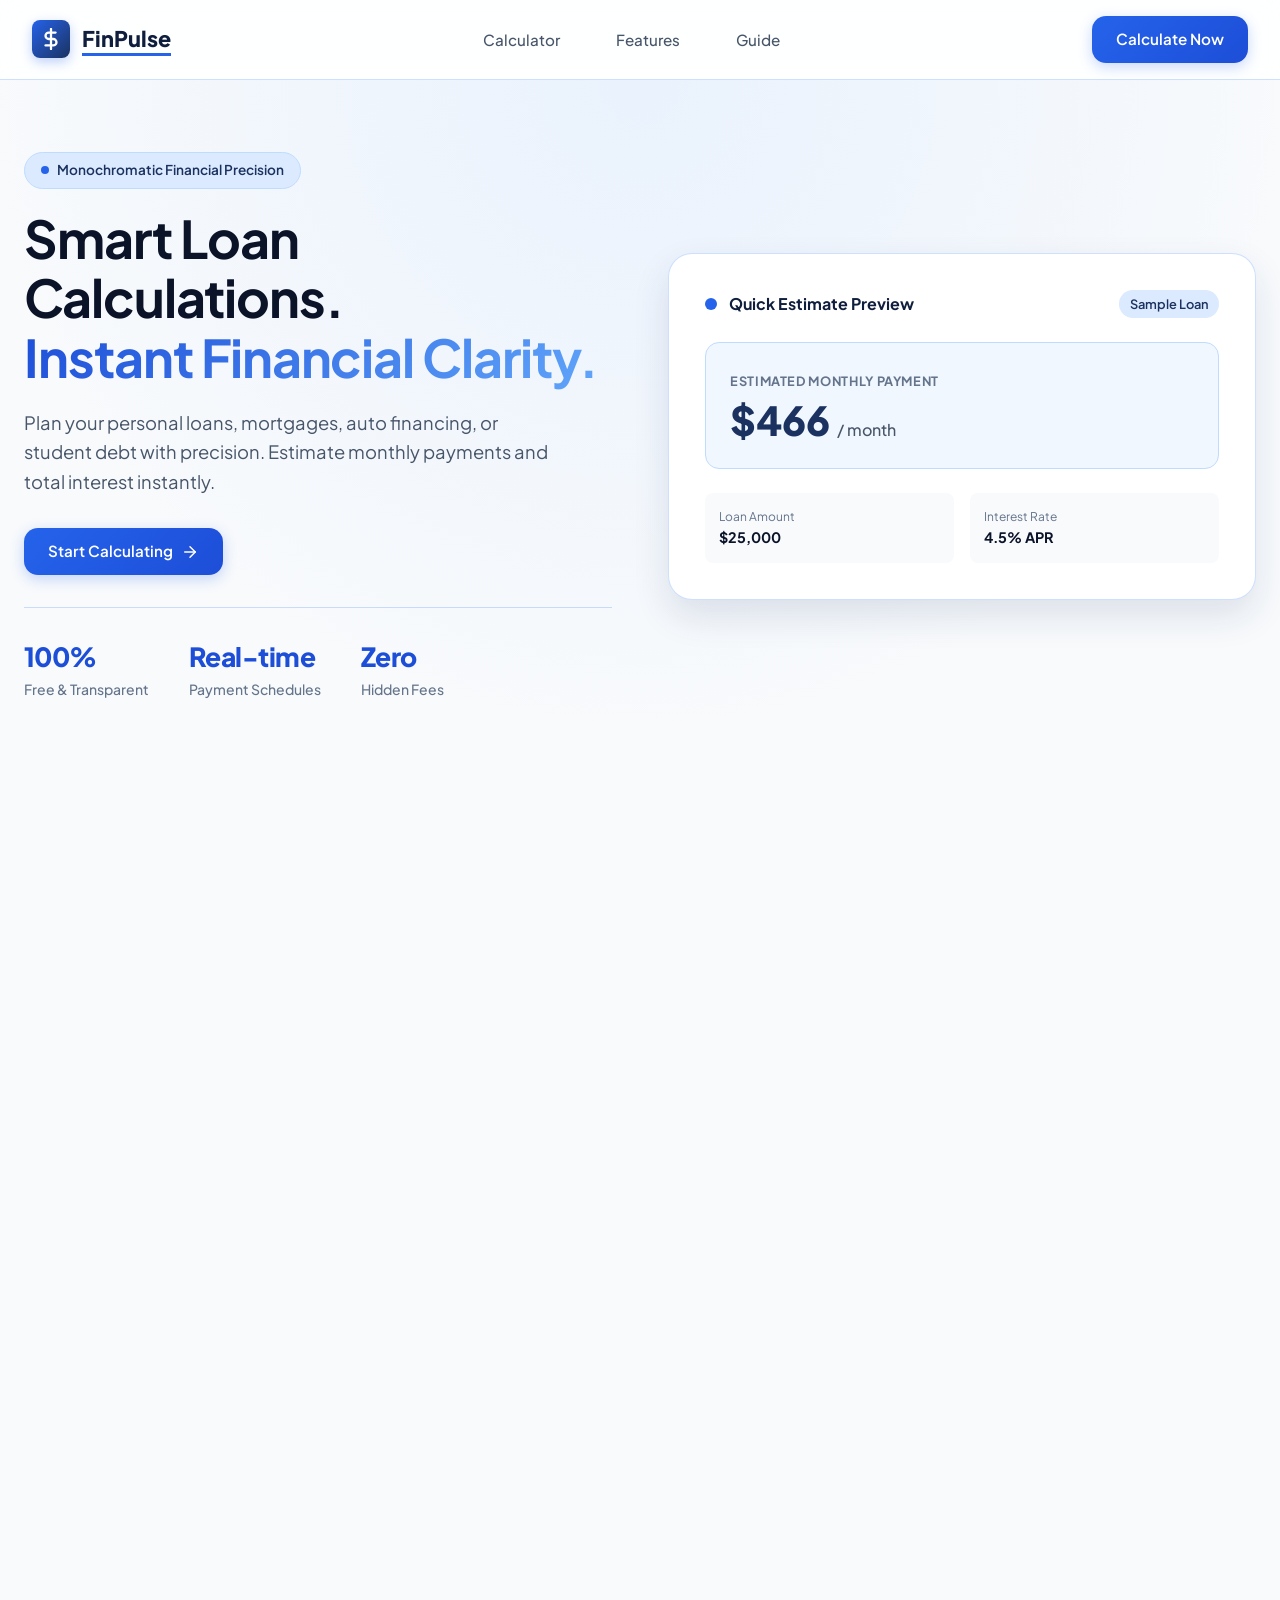
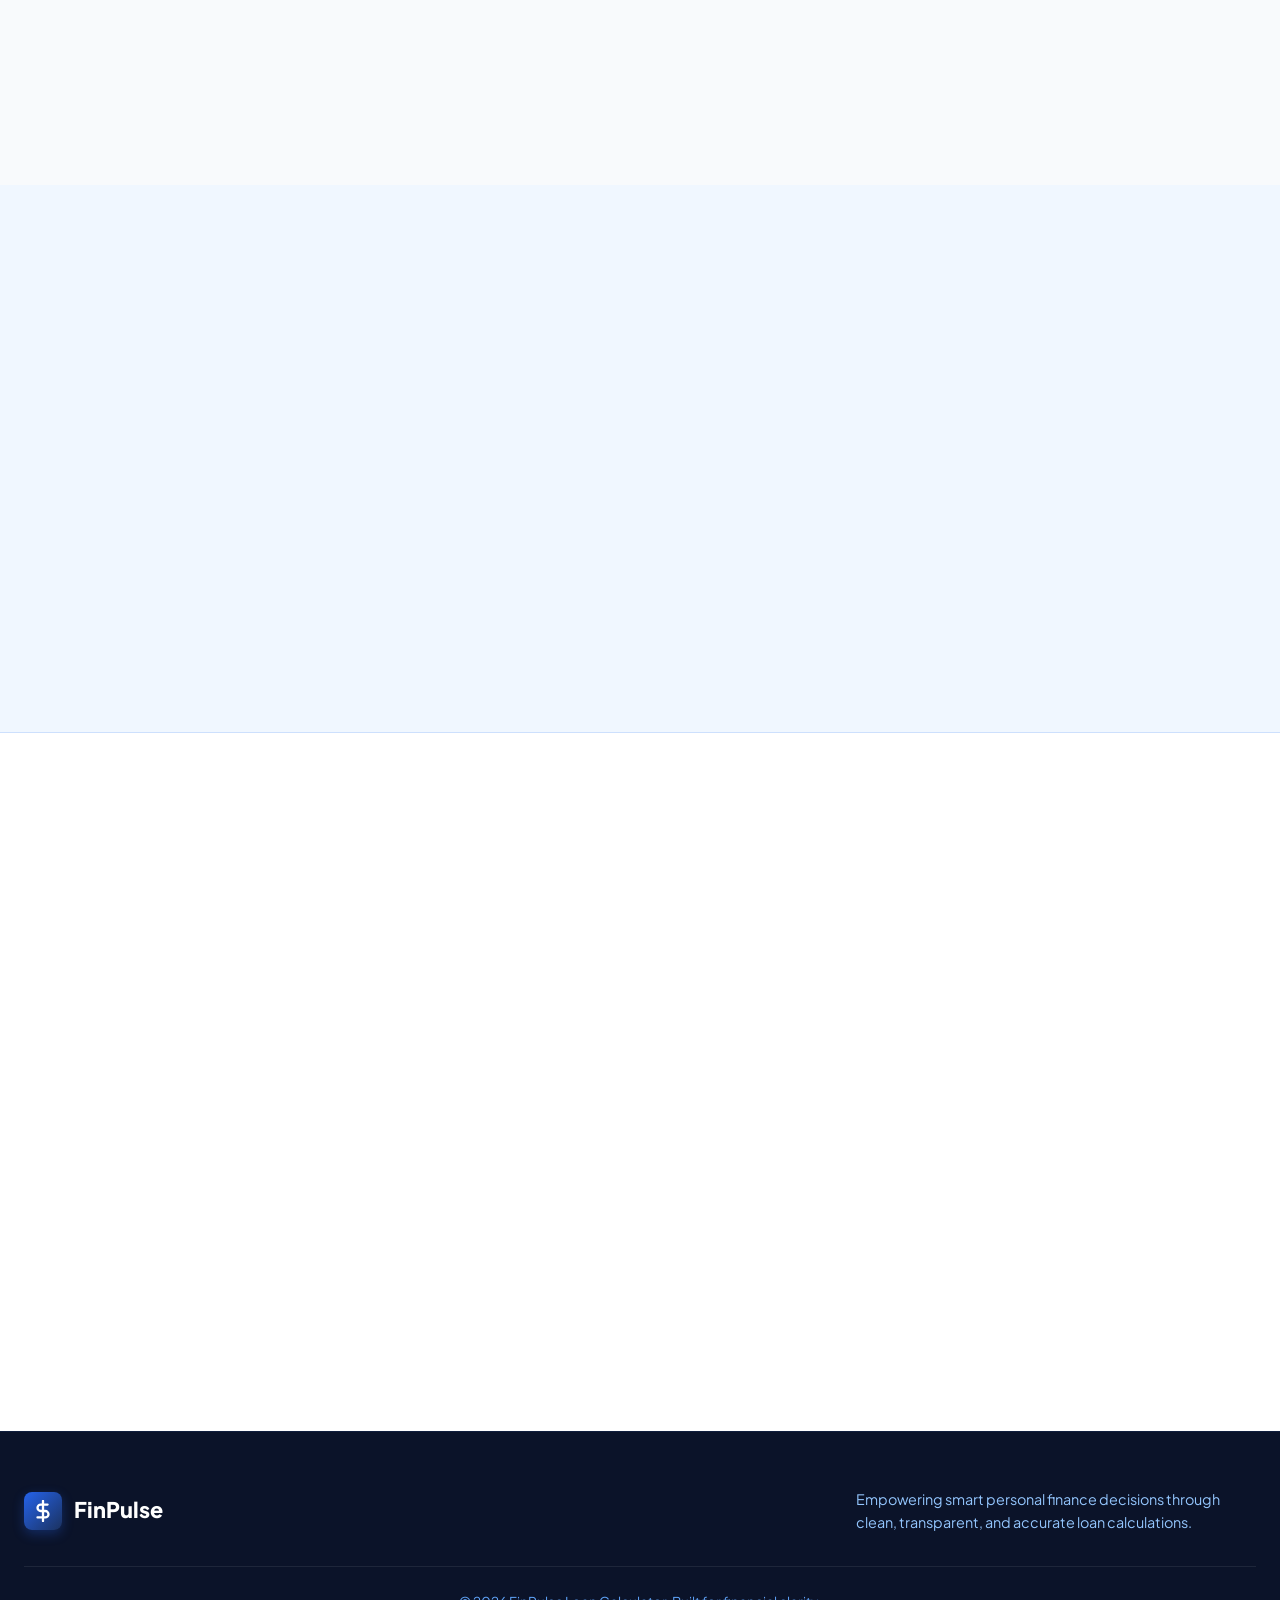
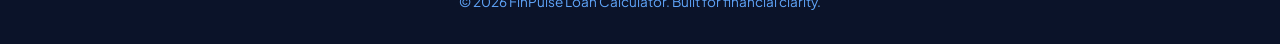
<file: index.html>
<!DOCTYPE html>
<html lang="en">
<head>
  <meta charset="UTF-8">
  <meta name="viewport" content="width=device-width, initial-scale=1.0">
  <meta name="description" content="FinPulse Loan Calculator - Calculate monthly payments, interest rates, and loan payoff schedules with instant financial clarity.">
  <title>FinPulse | Modern Financial Loan Calculator</title>
  <link rel="stylesheet" href="css/styles.css">
</head>
<body>

  <!-- Navigation Bar -->
  <header class="navbar">
    <div class="nav-container">
      <a href="#" class="brand-logo active">
        <div class="logo-icon">
          <svg width="22" height="22" viewBox="0 0 24 24" fill="none" stroke="currentColor" stroke-width="2.5" stroke-linecap="round" stroke-linejoin="round">
            <line x1="12" y1="1" x2="12" y2="23"></line>
            <path d="M17 5H9.5a3.5 3.5 0 0 0 0 7h5a3.5 3.5 0 0 1 0 7H6"></path>
          </svg>
        </div>
        <span class="brand-text">FinPulse</span>
      </a>
      <nav>
        <ul class="nav-links">
          <li><a href="#calculator">Calculator</a></li>
          <li><a href="#features">Features</a></li>
          <li><a href="#guide">Guide</a></li>
        </ul>
      </nav>
      <a href="#calculator" class="btn-primary">
        Calculate Now
      </a>
    </div>
  </header>

  <main>
    <!-- Hero Section -->
    <section id="hero" class="hero">
      <div class="hero-container">
        <div class="hero-content reveal-on-scroll initial-load">
          <div class="hero-tag">
            <span></span> Monochromatic Financial Precision
          </div>
          <h1 class="hero-title">
            Smart Loan Calculations. <br>
            <span class="text-gradient">Instant Financial Clarity.</span>
          </h1>
          <p class="hero-subtitle">
            Plan your personal loans, mortgages, auto financing, or student debt with precision. Estimate monthly payments and total interest instantly.
          </p>
          <div class="hero-actions">
            <a href="#calculator" class="btn-primary">
              Start Calculating
              <svg width="18" height="18" viewBox="0 0 24 24" fill="none" stroke="currentColor" stroke-width="2" stroke-linecap="round" stroke-linejoin="round">
                <line x1="5" y1="12" x2="19" y2="12"></line>
                <polyline points="12 5 19 12 12 19"></polyline>
              </svg>
            </a>
          </div>
          <div class="hero-stats">
            <div class="stat-item">
              <h4>100%</h4>
              <p>Free & Transparent</p>
            </div>
            <div class="stat-item">
              <h4>Real-time</h4>
              <p>Payment Schedules</p>
            </div>
            <div class="stat-item">
              <h4>Zero</h4>
              <p>Hidden Fees</p>
            </div>
          </div>
        </div>

        <!-- Hero Preview Banner / Visual Card -->
        <div class="hero-card-preview reveal-scale initial-load delay-200">
          <div class="preview-header-row">
            <div class="preview-title-group">
              <div class="preview-dot"></div>
              <span class="preview-title-text">Quick Estimate Preview</span>
            </div>
            <span class="preview-chip">Sample Loan</span>
          </div>

          <div class="preview-amount-card">
            <span class="preview-amount-label">Estimated Monthly Payment</span>
            <div class="preview-amount-val">
              $466 <span class="preview-amount-subtext">/ month</span>
            </div>
          </div>

          <div class="preview-stats-grid">
            <div class="preview-stat-item">
              <small class="preview-stat-label">Loan Amount</small>
              <strong class="preview-stat-val">$25,000</strong>
            </div>
            <div class="preview-stat-item">
              <small class="preview-stat-label">Interest Rate</small>
              <strong class="preview-stat-val">4.5% APR</strong>
            </div>
          </div>
        </div>
      </div>
    </section>

    <!-- Main Calculator Section -->
    <section id="calculator" class="calculator-section">
      <div class="section-container">
        <div class="section-header reveal-on-scroll">
          <h2>Interactive Loan Calculator</h2>
          <p>Adjust the sliders or type directly to see your customized payment breakdown instantly.</p>
        </div>

        <div class="calculator-card reveal-scale delay-100">
          <!-- Form Inputs Column -->
          <div class="calculator-inputs">
            
            <!-- Category Tabs -->
            <div class="loan-type-tabs">
              <div class="tab-indicator"></div>
              <button type="button" class="tab-btn active" data-type="personal">Personal</button>
              <button type="button" class="tab-btn" data-type="mortgage">Mortgage</button>
              <button type="button" class="tab-btn" data-type="auto">Auto</button>
              <button type="button" class="tab-btn" data-type="student">Student</button>
              <button type="button" class="tab-btn" data-type="credit">Credit Card</button>
            </div>

            <!-- Input 1: Loan Amount / Home Price / Vehicle Price -->
            <div class="form-group">
              <div class="form-label-row">
                <label for="loanAmount" class="form-label">
                  <span id="loanAmountLabel">Loan Amount</span>
                  <span class="tooltip-icon" tabindex="0" aria-label="Explanation of Loan Amount">
                    <svg width="16" height="16" viewBox="0 0 24 24" fill="none" stroke="currentColor" stroke-width="2" stroke-linecap="round" stroke-linejoin="round">
                      <circle cx="12" cy="12" r="10"></circle>
                      <line x1="12" y1="16" x2="12" y2="12"></line>
                      <line x1="12" y1="8" x2="12.01" y2="8"></line>
                    </svg>
                    <span class="tooltip-box">The total borrowed principal amount before interest or lender fees are applied.</span>
                  </span>
                </label>
                <div class="input-number-wrapper">
                  <span class="input-prefix">$</span>
                  <input type="number" id="loanAmount" class="form-input has-prefix" value="15000" min="1000" max="50000" step="500">
                </div>
              </div>
              <div class="slider-container">
                <input type="range" id="loanAmountSlider" class="range-slider" value="15000" min="1000" max="50000" step="500">
                <div class="slider-limits" id="loanAmountLimits">
                  <span>$1,000</span>
                  <span>$50,000</span>
                </div>
              </div>
              <div class="presets-group" id="presetChipsContainer">
                <!-- Dynamically populated per tab -->
              </div>
            </div>

            <!-- Input 1.5: Down Payment (Mortgage & Auto) -->
            <div class="form-group" id="downPaymentGroup" style="display: none;">
              <div class="form-label-row">
                <label for="downPayment" class="form-label">
                  <span id="downPaymentLabel">Down Payment</span>
                  <span class="tooltip-icon" tabindex="0" aria-label="Explanation of Down Payment">
                    <svg width="16" height="16" viewBox="0 0 24 24" fill="none" stroke="currentColor" stroke-width="2" stroke-linecap="round" stroke-linejoin="round">
                      <circle cx="12" cy="12" r="10"></circle>
                      <line x1="12" y1="16" x2="12" y2="12"></line>
                      <line x1="12" y1="8" x2="12.01" y2="8"></line>
                    </svg>
                    <span class="tooltip-box">Upfront cash paid to reduce your net loan principal and lower monthly interest charges.</span>
                  </span>
                </label>
                <div class="input-number-wrapper">
                  <span class="input-prefix">$</span>
                  <input type="number" id="downPayment" class="form-input has-prefix" value="0" min="0" max="500000" step="1000">
                </div>
              </div>
              <div class="slider-container">
                <input type="range" id="downPaymentSlider" class="range-slider" value="0" min="0" max="500000" step="1000">
                <div class="slider-limits" id="downPaymentLimits">
                  <span>$0</span>
                  <span>$500,000</span>
                </div>
              </div>
              <div class="net-loan-note" id="netLoanNote">
                Net Financing Principal: <strong id="netLoanAmountText" class="net-loan-amount-text">$0</strong>
                <span class="tooltip-icon" tabindex="0" aria-label="Explanation of Net Principal">
                  <svg width="16" height="16" viewBox="0 0 24 24" fill="none" stroke="currentColor" stroke-width="2" stroke-linecap="round" stroke-linejoin="round">
                    <circle cx="12" cy="12" r="10"></circle>
                    <line x1="12" y1="16" x2="12" y2="12"></line>
                    <line x1="12" y1="8" x2="12.01" y2="8"></line>
                  </svg>
                  <span class="tooltip-box">Total purchase price minus down payment. This is the actual amount generating interest.</span>
                </span>
              </div>
            </div>

            <!-- Input 2: Interest Rate -->
            <div class="form-group">
              <div class="form-label-row">
                <label for="interestRate" class="form-label">
                  Interest Rate (APR)
                  <span class="tooltip-icon" tabindex="0" aria-label="Explanation of Interest Rate">
                    <svg width="16" height="16" viewBox="0 0 24 24" fill="none" stroke="currentColor" stroke-width="2" stroke-linecap="round" stroke-linejoin="round">
                      <circle cx="12" cy="12" r="10"></circle>
                      <line x1="12" y1="16" x2="12" y2="12"></line>
                      <line x1="12" y1="8" x2="12.01" y2="8"></line>
                    </svg>
                    <span class="tooltip-box">The annual percentage rate charged by the lender for borrowing money over your loan term.</span>
                  </span>
                </label>
                <div class="input-number-wrapper">
                  <input type="number" id="interestRate" class="form-input has-suffix" value="7.5" min="3.0" max="36.0" step="0.1">
                  <span class="input-suffix">%</span>
                </div>
              </div>
              <div class="slider-container">
                <input type="range" id="interestRateSlider" class="range-slider" value="7.5" min="3.0" max="36.0" step="0.1">
                <div class="slider-limits" id="interestRateLimits">
                  <span>3.0%</span>
                  <span>36.0%</span>
                </div>
              </div>
            </div>

            <!-- Input 3: Loan Term -->
            <div class="form-group">
              <div class="form-label-row">
                <label for="loanTerm" class="form-label">
                  Loan Term
                  <span class="tooltip-icon" tabindex="0" aria-label="Explanation of Loan Term">
                    <svg width="16" height="16" viewBox="0 0 24 24" fill="none" stroke="currentColor" stroke-width="2" stroke-linecap="round" stroke-linejoin="round">
                      <circle cx="12" cy="12" r="10"></circle>
                      <line x1="12" y1="16" x2="12" y2="12"></line>
                      <line x1="12" y1="8" x2="12.01" y2="8"></line>
                    </svg>
                    <span class="tooltip-box">The total duration (in years or months) over which you agree to repay the loan balance.</span>
                  </span>
                </label>
                <div class="term-input-row">
                  <input type="number" id="loanTerm" class="form-input" value="3" min="1" max="7" step="1">
                  <select id="termUnit" class="form-input term-unit-select">
                    <option value="years" selected>Years</option>
                    <option value="months">Months</option>
                  </select>
                </div>
              </div>
              <div class="slider-container">
                <input type="range" id="loanTermSlider" class="range-slider" value="3" min="1" max="7" step="1">
                <div class="slider-limits" id="loanTermLimits">
                  <span>1 Yr</span>
                  <span>7 Yrs</span>
                </div>
              </div>
              <div class="presets-group" id="termPresetsContainer">
                <!-- Dynamically populated per tab -->
              </div>
            </div>

          </div>

          <!-- Results Summary Column -->
          <div class="results-container">
            <div class="results-header">
              <span class="results-label">
                Estimated Monthly Payment
                <span class="tooltip-icon" tabindex="0" aria-label="Explanation of Monthly Payment">
                  <svg width="16" height="16" viewBox="0 0 24 24" fill="none" stroke="currentColor" stroke-width="2" stroke-linecap="round" stroke-linejoin="round">
                    <circle cx="12" cy="12" r="10"></circle>
                    <line x1="12" y1="16" x2="12" y2="12"></line>
                    <line x1="12" y1="8" x2="12.01" y2="8"></line>
                  </svg>
                  <span class="tooltip-box">Your required monthly payment covering both principal paydown and interest.</span>
                </span>
              </span>
              <div class="monthly-payment-amount">
                <span class="currency">$</span>
                <span id="monthlyPayment">489</span>
                <span class="text"> /month</span>
              </div>
              <p class="payment-subtext">Based on standard amortization rates</p>
              <div id="tabDisclaimer" class="tab-disclaimer">
                <svg width="16" height="16" viewBox="0 0 24 24" fill="none" stroke="currentColor" stroke-width="2" stroke-linecap="round" stroke-linejoin="round">
                  <circle cx="12" cy="12" r="10"></circle>
                  <line x1="12" y1="16" x2="12" y2="12"></line>
                  <line x1="12" y1="8" x2="12.01" y2="8"></line>
                </svg>
                <span id="disclaimerText">Calculations do not include property taxes and insurance costs, as these vary depending on location.</span>
              </div>
            </div>

            <!-- Visual Breakdown Progress Bar -->
            <div class="breakdown-bar-container">
              <div class="breakdown-labels">
                <span id="principalPercentText">Principal (80%)</span>
                <span id="interestPercentText">Interest (20%)</span>
              </div>
              <div class="breakdown-bar">
                <div id="barPrincipal" class="bar-principal" style="width: 80%;"></div>
                <div id="barInterest" class="bar-interest" style="width: 20%;"></div>
              </div>
            </div>

            <!-- Stats Grid -->
            <div class="stats-grid">
              <div class="stat-box">
                <small>Total Principal</small>
                <strong id="totalPrincipal">$25,000</strong>
              </div>
              <div class="stat-box">
                <small>Total Interest</small>
                <strong id="totalInterest">$4,340</strong>
              </div>
              <div class="stat-box stat-box-full">
                <small>Total Overall Payment</small>
                <strong id="totalPayment">$29,340</strong>
              </div>
            </div>

            <button type="button" id="viewReportBtn" class="btn-primary btn-full-width">
              View Detailed Analysis & Report
              <svg width="18" height="18" viewBox="0 0 24 24" fill="none" stroke="currentColor" stroke-width="2" stroke-linecap="round" stroke-linejoin="round">
                <line x1="5" y1="12" x2="19" y2="12"></line>
                <polyline points="12 5 19 12 12 19"></polyline>
              </svg>
            </button>
          </div>
        </div>
      </div>
    </section>

    <!-- Features Section -->
    <section id="features" class="features-section">
      <div class="section-container">
        <div class="section-header reveal-on-scroll">
          <h2>Why Choose FinPulse?</h2>
          <p>Engineered to give you transparent financial insight before making life-changing borrowing decisions.</p>
        </div>

        <div class="features-grid">
          <div class="feature-card reveal-scale delay-100">
            <div class="feature-icon">
              <svg width="24" height="24" viewBox="0 0 24 24" fill="none" stroke="currentColor" stroke-width="2" stroke-linecap="round" stroke-linejoin="round">
                <circle cx="12" cy="12" r="10"></circle>
                <polyline points="12 6 12 12 16 14"></polyline>
              </svg>
            </div>
            <h3>Real-Time Amortization</h3>
            <p>See instant updates to your principal, interest, and monthly obligations as you adjust terms.</p>
          </div>

          <div class="feature-card reveal-scale delay-200">
            <div class="feature-icon">
              <svg width="24" height="24" viewBox="0 0 24 24" fill="none" stroke="currentColor" stroke-width="2" stroke-linecap="round" stroke-linejoin="round">
                <path d="M12 22s8-4 8-10V5l-8-3-8 3v7c0 6 8 10 8 10z"></path>
              </svg>
            </div>
            <h3>Transparent Disclaimers</h3>
            <p>Never get caught off guard by hidden taxes, insurance, or origination fees specific to your loan type.</p>
          </div>

          <div class="feature-card reveal-scale delay-300">
            <div class="feature-icon">
              <svg width="24" height="24" viewBox="0 0 24 24" fill="none" stroke="currentColor" stroke-width="2" stroke-linecap="round" stroke-linejoin="round">
                <polygon points="12 2 15.09 8.26 22 9.27 17 14.14 18.18 21.02 12 17.77 5.82 21.02 7 14.14 2 9.27 8.91 8.26 12 2"></polygon>
              </svg>
            </div>
            <h3>Tailored Category Presets</h3>
            <p>Pre-configured slider ranges and term limits designed specifically for personal, mortgage, auto, and student loans.</p>
          </div>
        </div>
      </div>
    </section>

    <!-- Financial Literacy Guide Section -->
    <section id="guide" class="guide-section">
      <div class="section-container">
        <div class="section-header reveal-on-scroll">
          <h2>Financial Literacy Guide</h2>
          <p>Master key loan concepts to make informed, confident borrowing decisions.</p>
        </div>

        <div class="accordion-container reveal-on-scroll delay-100">
          <div class="accordion-item active">
            <button type="button" class="accordion-header">
              <span>Understanding Amortization</span>
              <svg class="accordion-icon" width="20" height="20" viewBox="0 0 24 24" fill="none" stroke="currentColor" stroke-width="2" stroke-linecap="round" stroke-linejoin="round">
                <polyline points="6 9 12 15 18 9"></polyline>
              </svg>
            </button>
            <div class="accordion-content">
              <p>Amortization is the process of spreading out a loan into a series of equal payments over time. In early payments, a higher percentage goes toward paying interest, while later payments pay off more of the principal balance.</p>
            </div>
          </div>

          <div class="accordion-item">
            <button type="button" class="accordion-header">
              <span>Interest Rate vs. APR</span>
              <svg class="accordion-icon" width="20" height="20" viewBox="0 0 24 24" fill="none" stroke="currentColor" stroke-width="2" stroke-linecap="round" stroke-linejoin="round">
                <polyline points="6 9 12 15 18 9"></polyline>
              </svg>
            </button>
            <div class="accordion-content">
              <p>The <strong>Interest Rate</strong> is the base percentage charged for borrowing money. <strong>APR (Annual Percentage Rate)</strong> includes the interest rate PLUS mandatory fees (such as origination, processing, or closing costs), giving you a truer picture of total loan cost.</p>
            </div>
          </div>

          <div class="accordion-item">
            <button type="button" class="accordion-header">
              <span>Down Payments & Loan Costs</span>
              <svg class="accordion-icon" width="20" height="20" viewBox="0 0 24 24" fill="none" stroke="currentColor" stroke-width="2" stroke-linecap="round" stroke-linejoin="round">
                <polyline points="6 9 12 15 18 9"></polyline>
              </svg>
            </button>
            <div class="accordion-content">
              <p>Putting money down upfront directly reduces your <em>Net Financing Principal</em>. A higher down payment lowers your monthly payment and saves significant money in lifetime interest.</p>
            </div>
          </div>

          <div class="accordion-item">
            <button type="button" class="accordion-header">
              <span>Hidden Costs by Loan Type</span>
              <svg class="accordion-icon" width="20" height="20" viewBox="0 0 24 24" fill="none" stroke="currentColor" stroke-width="2" stroke-linecap="round" stroke-linejoin="round">
                <polyline points="6 9 12 15 18 9"></polyline>
              </svg>
            </button>
            <div class="accordion-content">
              <ul>
                <li><strong>Mortgage:</strong> Property taxes, home insurance, private mortgage insurance (PMI).</li>
                <li><strong>Auto Loans:</strong> Sales tax, vehicle registration, dealer documentation fees.</li>
                <li><strong>Personal Loans:</strong> Upfront origination or processing fees.</li>
                <li><strong>Student Loans:</strong> Interest capitalization during grace or in-school periods.</li>
              </ul>
            </div>
          </div>
        </div>
      </div>
    </section>
  </main>

  <!-- Footer -->
  <footer>
    <div class="footer-container">
      <div class="brand-logo">
        <div class="logo-icon">
          <svg width="22" height="22" viewBox="0 0 24 24" fill="none" stroke="currentColor" stroke-width="2.5" stroke-linecap="round" stroke-linejoin="round">
            <line x1="12" y1="1" x2="12" y2="23"></line>
            <path d="M17 5H9.5a3.5 3.5 0 0 0 0 7h5a3.5 3.5 0 0 1 0 7H6"></path>
          </svg>
        </div>
        FinPulse
      </div>
      <p class="footer-tagline">
        Empowering smart personal finance decisions through clean, transparent, and accurate loan calculations.
      </p>
    </div>
    <div class="footer-bottom">
      <p>&copy; 2026 FinPulse Loan Calculator. Built for financial clarity.</p>
    </div>
  </footer>

  <script src="js/app.js"></script>
</body>
</html>
</file>
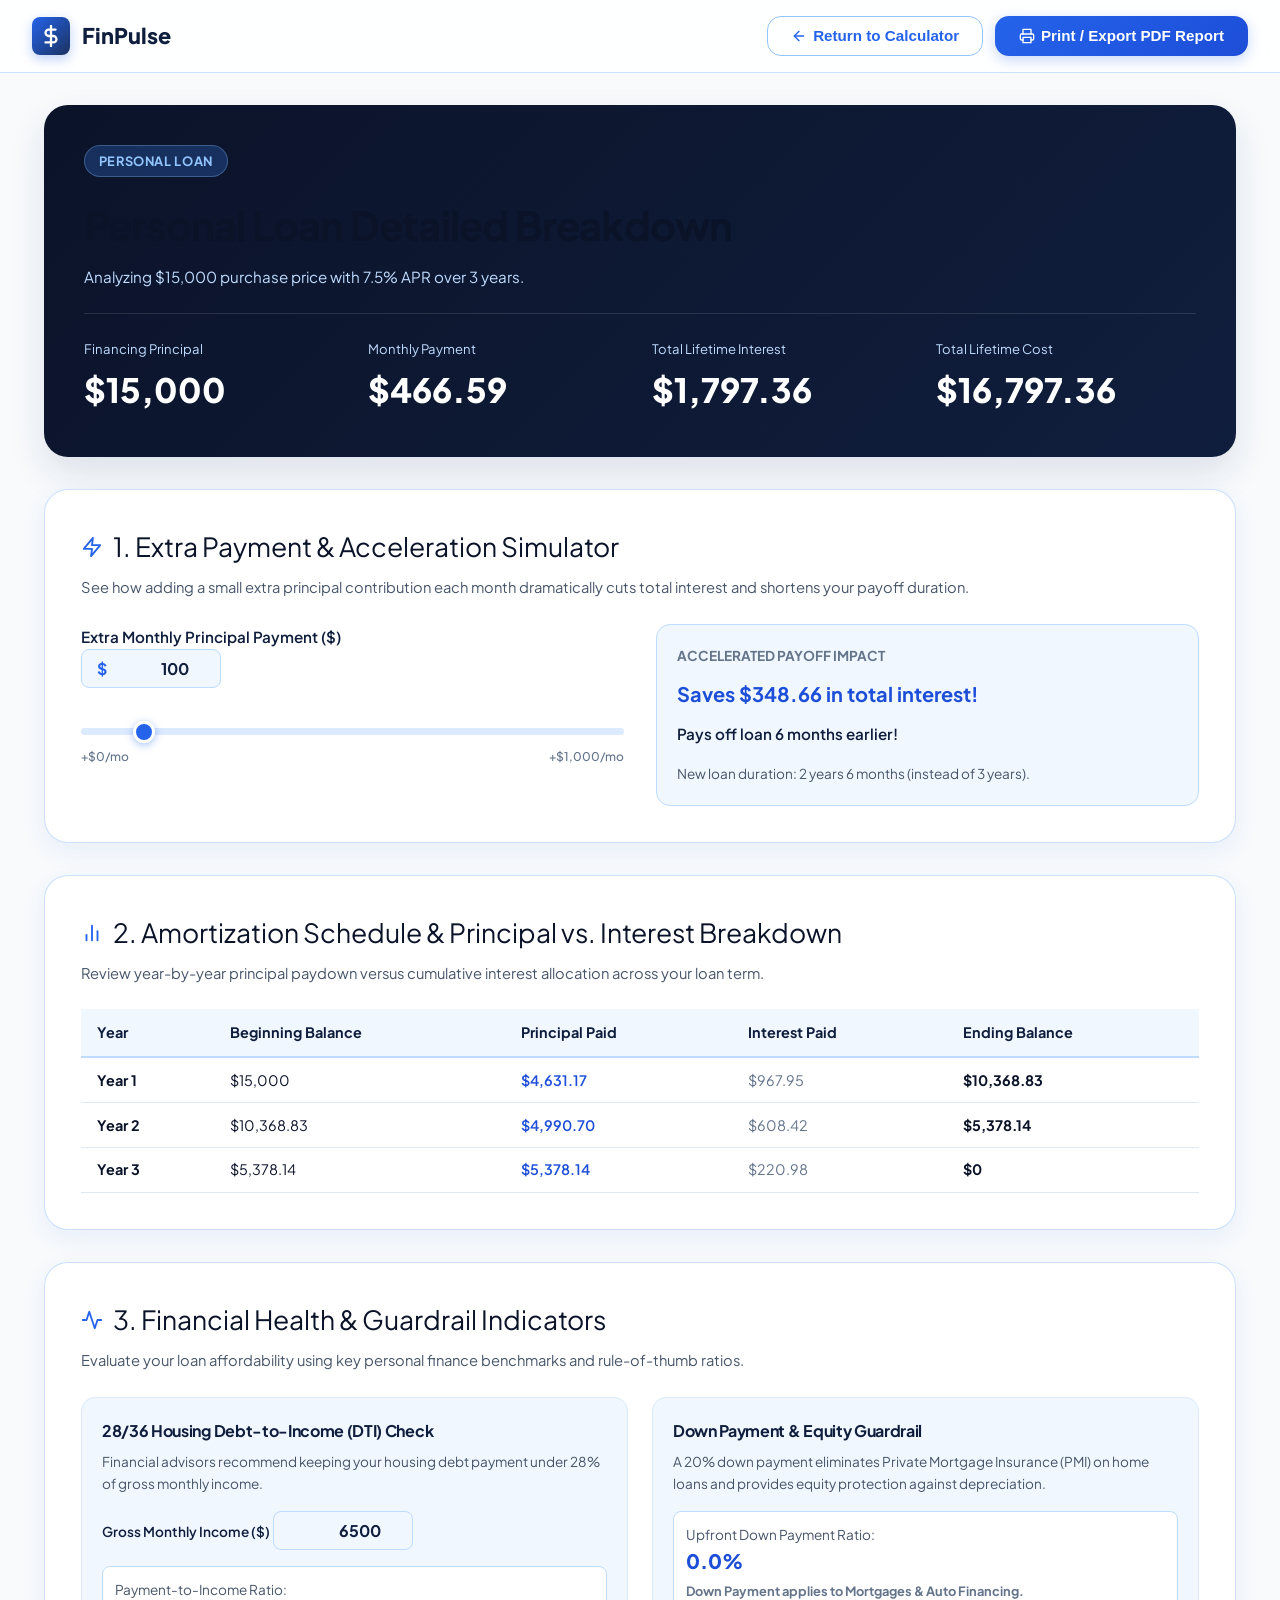
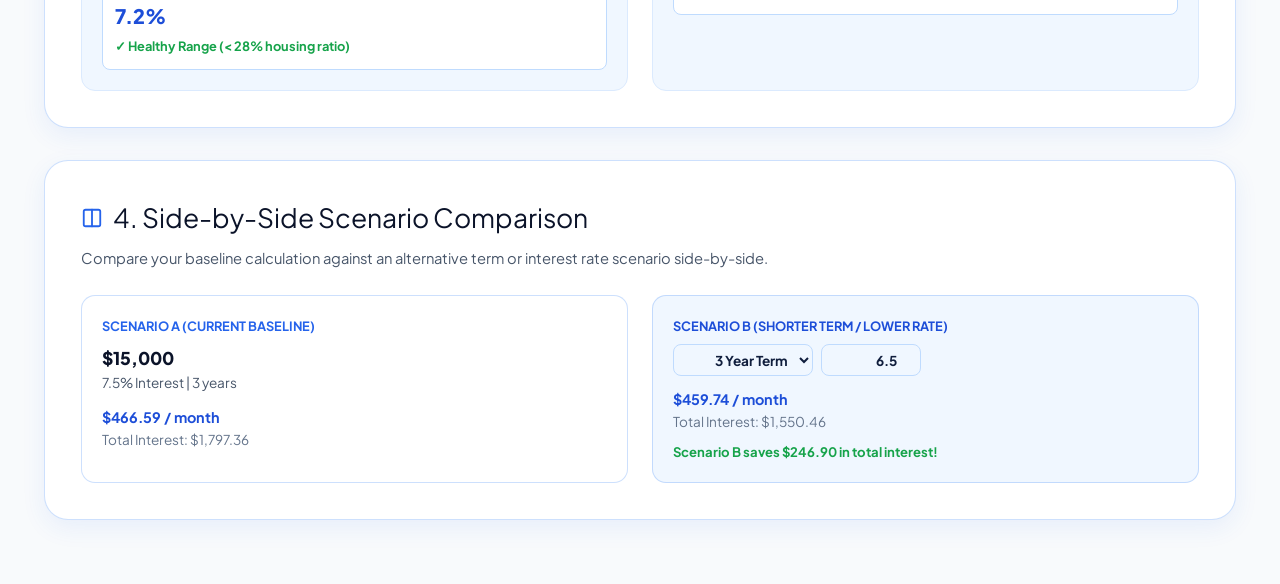
<file: report.html>
<!DOCTYPE html>
<html lang="en">
<head>
  <meta charset="UTF-8">
  <meta name="viewport" content="width=device-width, initial-scale=1.0">
  <meta name="description" content="FinPulse Detailed Financial Analysis & Report - Extra payment savings, amortization schedule, DTI health metrics, and scenario comparisons.">
  <title>FinPulse | Detailed Financial Analysis & Report</title>
  <link rel="stylesheet" href="css/styles.css">
  <style>
    /* Report Page Specific Print & Layout Overrides */
    .report-body {
      background-color: #f8fafc;
    }
    .report-nav-actions {
      display: flex;
      align-items: center;
      gap: 0.75rem;
    }
    .report-hero-card {
      background: linear-gradient(135deg, var(--blue-950), var(--blue-900));
      color: white;
      border-radius: var(--radius-lg);
      padding: clamp(1.5rem, 4vw, 2.5rem);
      margin-bottom: 2rem;
      box-shadow: var(--shadow-lg);
    }
    .report-badge {
      display: inline-block;
      padding: 0.3rem 0.85rem;
      border-radius: var(--radius-full);
      background: rgba(59, 130, 246, 0.25);
      color: var(--blue-300);
      font-size: 0.8rem;
      font-weight: 700;
      text-transform: uppercase;
      letter-spacing: 0.05em;
      margin-bottom: 1rem;
      border: 1px solid rgba(147, 197, 253, 0.3);
    }
    .report-metrics-grid {
      display: grid;
      grid-template-columns: repeat(auto-fit, minmax(200px, 1fr));
      gap: 1.5rem;
      margin-top: 1.5rem;
      padding-top: 1.5rem;
      border-top: 1px solid rgba(255, 255, 255, 0.12);
    }
    .report-metric-box small {
      display: block;
      color: var(--blue-200);
      font-size: 0.82rem;
      margin-bottom: 0.25rem;
    }
    .report-metric-box strong {
      font-size: clamp(1.4rem, 3.5vw, 2.1rem);
      color: white;
      font-weight: 800;
    }

    .report-section-card {
      background: var(--surface-white);
      border-radius: var(--radius-lg);
      border: 1px solid var(--border-blue);
      box-shadow: var(--shadow-md);
      padding: clamp(1.25rem, 3.5vw, 2.25rem);
      margin-bottom: 2rem;
    }

    .report-section-title {
      font-size: clamp(1.25rem, 3vw, 1.65rem);
      color: var(--blue-950);
      margin-bottom: 0.5rem;
      display: flex;
      align-items: center;
      gap: 0.6rem;
    }

    .report-section-subtitle {
      color: var(--text-muted);
      font-size: 0.92rem;
      margin-bottom: 1.5rem;
    }

    /* Option 1: Extra Payment Simulator */
    .simulator-grid {
      display: grid;
      grid-template-columns: 1fr 1fr;
      gap: 2rem;
    }
    @media (max-width: 768px) {
      .simulator-grid { grid-template-columns: 1fr; }
    }
    .savings-banner {
      background: var(--blue-50);
      border: 1px solid var(--blue-200);
      border-radius: var(--radius-md);
      padding: 1.25rem;
      display: flex;
      flex-direction: column;
      gap: 0.75rem;
    }
    .savings-highlight {
      font-size: 1.25rem;
      font-weight: 700;
      color: var(--blue-700);
    }

    /* Option 2: Amortization Table */
    .amort-table-wrapper {
      overflow-x: auto;
      margin-top: 1rem;
    }
    .amort-table {
      width: 100%;
      border-collapse: collapse;
      font-size: 0.9rem;
      text-align: left;
    }
    .amort-table th {
      background: var(--blue-50);
      color: var(--blue-900);
      padding: 0.75rem 1rem;
      border-bottom: 2px solid var(--blue-200);
    }
    .amort-table td {
      padding: 0.65rem 1rem;
      border-bottom: 1px solid var(--border-light);
    }

    /* Option 3: Health Metrics */
    .health-grid {
      display: grid;
      grid-template-columns: 1fr 1fr;
      gap: 1.5rem;
    }
    @media (max-width: 768px) {
      .health-grid { grid-template-columns: 1fr; }
    }
    .health-card {
      background: var(--blue-50);
      border-radius: var(--radius-md);
      padding: 1.25rem;
      border: 1px solid var(--blue-100);
    }

    /* Option 4: Comparison Grid */
    .comparison-grid {
      display: grid;
      grid-template-columns: 1fr 1fr;
      gap: 1.5rem;
      margin-top: 1rem;
    }
    @media (max-width: 768px) {
      .comparison-grid { grid-template-columns: 1fr; }
    }
    .scenario-box {
      border: 1px solid var(--border-blue);
      border-radius: var(--radius-md);
      padding: 1.25rem;
      background: var(--surface-white);
    }

    /* Print Overrides */
    @media print {
      .navbar, .report-nav-actions, .btn-primary, .btn-outline, #returnCalcBtn, #printReportBtn {
        display: none !important;
      }
      body { background: white !important; }
      .report-hero-card, .report-section-card {
        box-shadow: none !important;
        border: 1px solid #cbd5e1 !important;
        break-inside: avoid;
      }
    }
  </style>
</head>
<body class="report-body">

  <!-- Navigation Bar -->
  <header class="navbar">
    <div class="nav-container">
      <a href="index.html" class="brand-logo" id="brandLogoBtn">
        <div class="logo-icon">
          <svg width="22" height="22" viewBox="0 0 24 24" fill="none" stroke="currentColor" stroke-width="2.5" stroke-linecap="round" stroke-linejoin="round">
            <line x1="12" y1="1" x2="12" y2="23"></line>
            <path d="M17 5H9.5a3.5 3.5 0 0 0 0 7h5a3.5 3.5 0 0 1 0 7H6"></path>
          </svg>
        </div>
        FinPulse
      </a>
      
      <div class="report-nav-actions">
        <button type="button" id="returnCalcBtn" class="btn-outline" style="display: flex; align-items: center; gap: 0.4rem;">
          <svg width="16" height="16" viewBox="0 0 24 24" fill="none" stroke="currentColor" stroke-width="2" stroke-linecap="round" stroke-linejoin="round">
            <line x1="19" y1="12" x2="5" y2="12"></line>
            <polyline points="12 19 5 12 12 5"></polyline>
          </svg>
          Return to Calculator
        </button>
        <button type="button" id="printReportBtn" class="btn-primary" style="display: flex; align-items: center; gap: 0.4rem;">
          <svg width="16" height="16" viewBox="0 0 24 24" fill="none" stroke="currentColor" stroke-width="2" stroke-linecap="round" stroke-linejoin="round">
            <polyline points="6 9 6 2 18 2 18 9"></polyline>
            <path d="M6 18H4a2 2 0 0 1-2-2v-5a2 2 0 0 1 2-2h16a2 2 0 0 1 2 2v5a2 2 0 0 1-2 2h-2"></path>
            <rect x="6" y="14" width="12" height="8"></rect>
          </svg>
          Print / Export PDF Report
        </button>
      </div>
    </div>
  </header>

  <main style="max-width: 1240px; margin: 2rem auto; padding: 0 1.5rem;">
    
    <!-- Executive Summary Banner -->
    <div class="report-hero-card">
      <span class="report-badge" id="reportTypeBadge">Personal Loan Report</span>
      <h1 style="font-size: clamp(1.6rem, 4vw, 2.5rem); margin-bottom: 0.5rem;" id="reportTitle">
        Detailed Financial Analysis & Breakdown
      </h1>
      <p style="color: var(--blue-200); font-size: 0.95rem;" id="reportSubtitle">
        Comprehensive financial breakdown, amortization schedule, acceleration savings, and health metrics.
      </p>

      <div class="report-metrics-grid">
        <div class="report-metric-box">
          <small>Financing Principal</small>
          <strong id="reportPrincipal">$15,000</strong>
        </div>
        <div class="report-metric-box">
          <small>Monthly Payment</small>
          <strong id="reportMonthlyPayment">$489.27</strong>
        </div>
        <div class="report-metric-box">
          <small>Total Lifetime Interest</small>
          <strong id="reportTotalInterest">$4,340.50</strong>
        </div>
        <div class="report-metric-box">
          <small>Total Lifetime Cost</small>
          <strong id="reportTotalCost">$19,340.50</strong>
        </div>
      </div>
    </div>

    <!-- Option 1: Extra Payment & Payoff Acceleration Simulator -->
    <div class="report-section-card">
      <div class="report-section-title">
        <svg width="22" height="22" viewBox="0 0 24 24" fill="none" stroke="var(--blue-600)" stroke-width="2" stroke-linecap="round" stroke-linejoin="round">
          <polygon points="13 2 3 14 12 14 11 22 21 10 12 10 13 2"></polygon>
        </svg>
        1. Extra Payment & Acceleration Simulator
      </div>
      <p class="report-section-subtitle">
        See how adding a small extra principal contribution each month dramatically cuts total interest and shortens your payoff duration.
      </p>

      <div class="simulator-grid">
        <div>
          <div class="form-group">
            <label for="extraPaymentInput" class="form-label">Extra Monthly Principal Payment ($)</label>
            <div class="input-number-wrapper">
              <span class="input-prefix">$</span>
              <input type="number" id="extraPaymentInput" class="form-input has-prefix" value="100" min="0" max="5000" step="25">
            </div>
          </div>
          <div class="slider-container">
            <input type="range" id="extraPaymentSlider" class="range-slider" value="100" min="0" max="1000" step="25">
            <div class="slider-limits">
              <span>+$0/mo</span>
              <span>+$1,000/mo</span>
            </div>
          </div>
        </div>

        <div class="savings-banner">
          <div style="font-size: 0.85rem; color: var(--text-light); text-transform: uppercase; font-weight: 700;">Accelerated Payoff Impact</div>
          <div class="savings-highlight" id="interestSavingsText">Saves $1,250.00 in total interest</div>
          <div style="font-size: 0.95rem; color: var(--blue-900); font-weight: 600;" id="timeSavingsText">
            Pays off loan 7 months earlier!
          </div>
          <p style="font-size: 0.85rem; color: var(--text-muted); margin-top: 0.25rem;" id="newTermText">
            New loan duration: 2 years 5 months (instead of 3 years).
          </p>
        </div>
      </div>
    </div>

    <!-- Option 2: Interactive Amortization Schedule & Balance Shift -->
    <div class="report-section-card">
      <div class="report-section-title">
        <svg width="22" height="22" viewBox="0 0 24 24" fill="none" stroke="var(--blue-600)" stroke-width="2" stroke-linecap="round" stroke-linejoin="round">
          <line x1="18" y1="20" x2="18" y2="10"></line>
          <line x1="12" y1="20" x2="12" y2="4"></line>
          <line x1="6" y1="20" x2="6" y2="14"></line>
        </svg>
        2. Amortization Schedule & Principal vs. Interest Breakdown
      </div>
      <p class="report-section-subtitle">
        Review year-by-year principal paydown versus cumulative interest allocation across your loan term.
      </p>

      <div class="amort-table-wrapper">
        <table class="amort-table">
          <thead>
            <tr>
              <th>Year</th>
              <th>Beginning Balance</th>
              <th>Principal Paid</th>
              <th>Interest Paid</th>
              <th>Ending Balance</th>
            </tr>
          </thead>
          <tbody id="amortTableBody">
            <!-- Dynamically populated via report.js -->
          </tbody>
        </table>
      </div>
    </div>

    <!-- Option 3: Financial Health & Guardrail Metrics -->
    <div class="report-section-card">
      <div class="report-section-title">
        <svg width="22" height="22" viewBox="0 0 24 24" fill="none" stroke="var(--blue-600)" stroke-width="2" stroke-linecap="round" stroke-linejoin="round">
          <path d="M22 12h-4l-3 9L9 3l-3 9H2"></path>
        </svg>
        3. Financial Health & Guardrail Indicators
      </div>
      <p class="report-section-subtitle">
        Evaluate your loan affordability using key personal finance benchmarks and rule-of-thumb ratios.
      </p>

      <div class="health-grid">
        <!-- 28/36 DTI Rule -->
        <div class="health-card">
          <h4 style="color: var(--blue-900); margin-bottom: 0.5rem;">28/36 Housing Debt-to-Income (DTI) Check</h4>
          <p style="font-size: 0.85rem; color: var(--text-muted); margin-bottom: 1rem;">
            Financial advisors recommend keeping your housing debt payment under 28% of gross monthly income.
          </p>
          <div class="form-group" style="margin-bottom: 1rem;">
            <label for="monthlyIncomeInput" class="form-label" style="font-size: 0.85rem;">Gross Monthly Income ($)</label>
            <input type="number" id="monthlyIncomeInput" class="form-input" value="6500" min="500" max="100000" step="250">
          </div>
          <div style="padding: 0.75rem; border-radius: var(--radius-sm); background: white; border: 1px solid var(--blue-200);">
            <div style="font-size: 0.85rem; color: var(--text-muted);">Payment-to-Income Ratio:</div>
            <div style="font-size: 1.25rem; font-weight: 800; color: var(--blue-700);" id="dtiRatioText">7.5%</div>
            <div style="font-size: 0.8rem; font-weight: 700; color: #16a34a; margin-top: 0.25rem;" id="dtiStatusText">
              ✓ Healthy Range (< 28%)
            </div>
          </div>
        </div>

        <!-- 20% PMI / Down Payment Equity Guardrail -->
        <div class="health-card">
          <h4 style="color: var(--blue-900); margin-bottom: 0.5rem;">Down Payment & Equity Guardrail</h4>
          <p style="font-size: 0.85rem; color: var(--text-muted); margin-bottom: 1rem;">
            A 20% down payment eliminates Private Mortgage Insurance (PMI) on home loans and provides equity protection against depreciation.
          </p>
          <div style="padding: 0.75rem; border-radius: var(--radius-sm); background: white; border: 1px solid var(--blue-200);">
            <div style="font-size: 0.85rem; color: var(--text-muted);">Upfront Down Payment Ratio:</div>
            <div style="font-size: 1.25rem; font-weight: 800; color: var(--blue-700);" id="equityRatioText">0.0%</div>
            <div style="font-size: 0.8rem; font-weight: 700; margin-top: 0.25rem;" id="equityStatusText">
              No Down Payment Applied
            </div>
          </div>
        </div>
      </div>
    </div>

    <!-- Option 4: Side-by-Side Scenario Comparison -->
    <div class="report-section-card">
      <div class="report-section-title">
        <svg width="22" height="22" viewBox="0 0 24 24" fill="none" stroke="var(--blue-600)" stroke-width="2" stroke-linecap="round" stroke-linejoin="round">
          <rect x="3" y="3" width="18" height="18" rx="2" ry="2"></rect>
          <line x1="12" y1="3" x2="12" y2="21"></line>
        </svg>
        4. Side-by-Side Scenario Comparison
      </div>
      <p class="report-section-subtitle">
        Compare your baseline calculation against an alternative term or interest rate scenario side-by-side.
      </p>

      <div class="comparison-grid">
        <div class="scenario-box">
          <div style="font-size: 0.8rem; font-weight: 700; color: var(--blue-600); text-transform: uppercase; margin-bottom: 0.5rem;">
            Scenario A (Current Baseline)
          </div>
          <div style="font-size: 1.1rem; font-weight: 800; color: var(--blue-950);" id="scenAPrincipal">$15,000</div>
          <div style="font-size: 0.85rem; color: var(--text-muted); margin-bottom: 0.75rem;" id="scenADetails">7.5% Interest | 3 Years</div>
          <div style="font-size: 0.9rem; font-weight: 700; color: var(--blue-700);" id="scenAPayment">$489.27 / mo</div>
          <div style="font-size: 0.85rem; color: var(--text-light);" id="scenAInterest">Total Interest: $4,340.50</div>
        </div>

        <div class="scenario-box" style="background: var(--blue-50);">
          <div style="font-size: 0.8rem; font-weight: 700; color: var(--blue-700); text-transform: uppercase; margin-bottom: 0.5rem;">
            Scenario B (Shorter Term / Lower Rate)
          </div>
          <div style="display: flex; gap: 0.5rem; margin-bottom: 0.75rem;">
            <select id="scenBTermSelect" class="form-input" style="font-size: 0.85rem; padding: 0.35rem 0.5rem;">
              <option value="1">1 Year Term</option>
              <option value="2">2 Year Term</option>
              <option value="3" selected>3 Year Term</option>
              <option value="5">5 Year Term</option>
              <option value="15">15 Year Term</option>
              <option value="30">30 Year Term</option>
            </select>
            <input type="number" id="scenBRateInput" class="form-input" value="6.5" min="1" max="30" step="0.25" style="font-size: 0.85rem; padding: 0.35rem 0.5rem; width: 100px;" placeholder="Rate %">
          </div>
          <div style="font-size: 0.9rem; font-weight: 700; color: var(--blue-700);" id="scenBPayment">$489.27 / mo</div>
          <div style="font-size: 0.85rem; color: var(--text-light); margin-bottom: 0.5rem;" id="scenBInterest">Total Interest: $4,340.50</div>
          <div style="font-size: 0.82rem; font-weight: 700; color: var(--blue-800);" id="scenBDiffText">Difference: $0.00</div>
        </div>
      </div>
    </div>

  </main>

  <script src="js/report.js"></script>
</body>
</html>
</file>
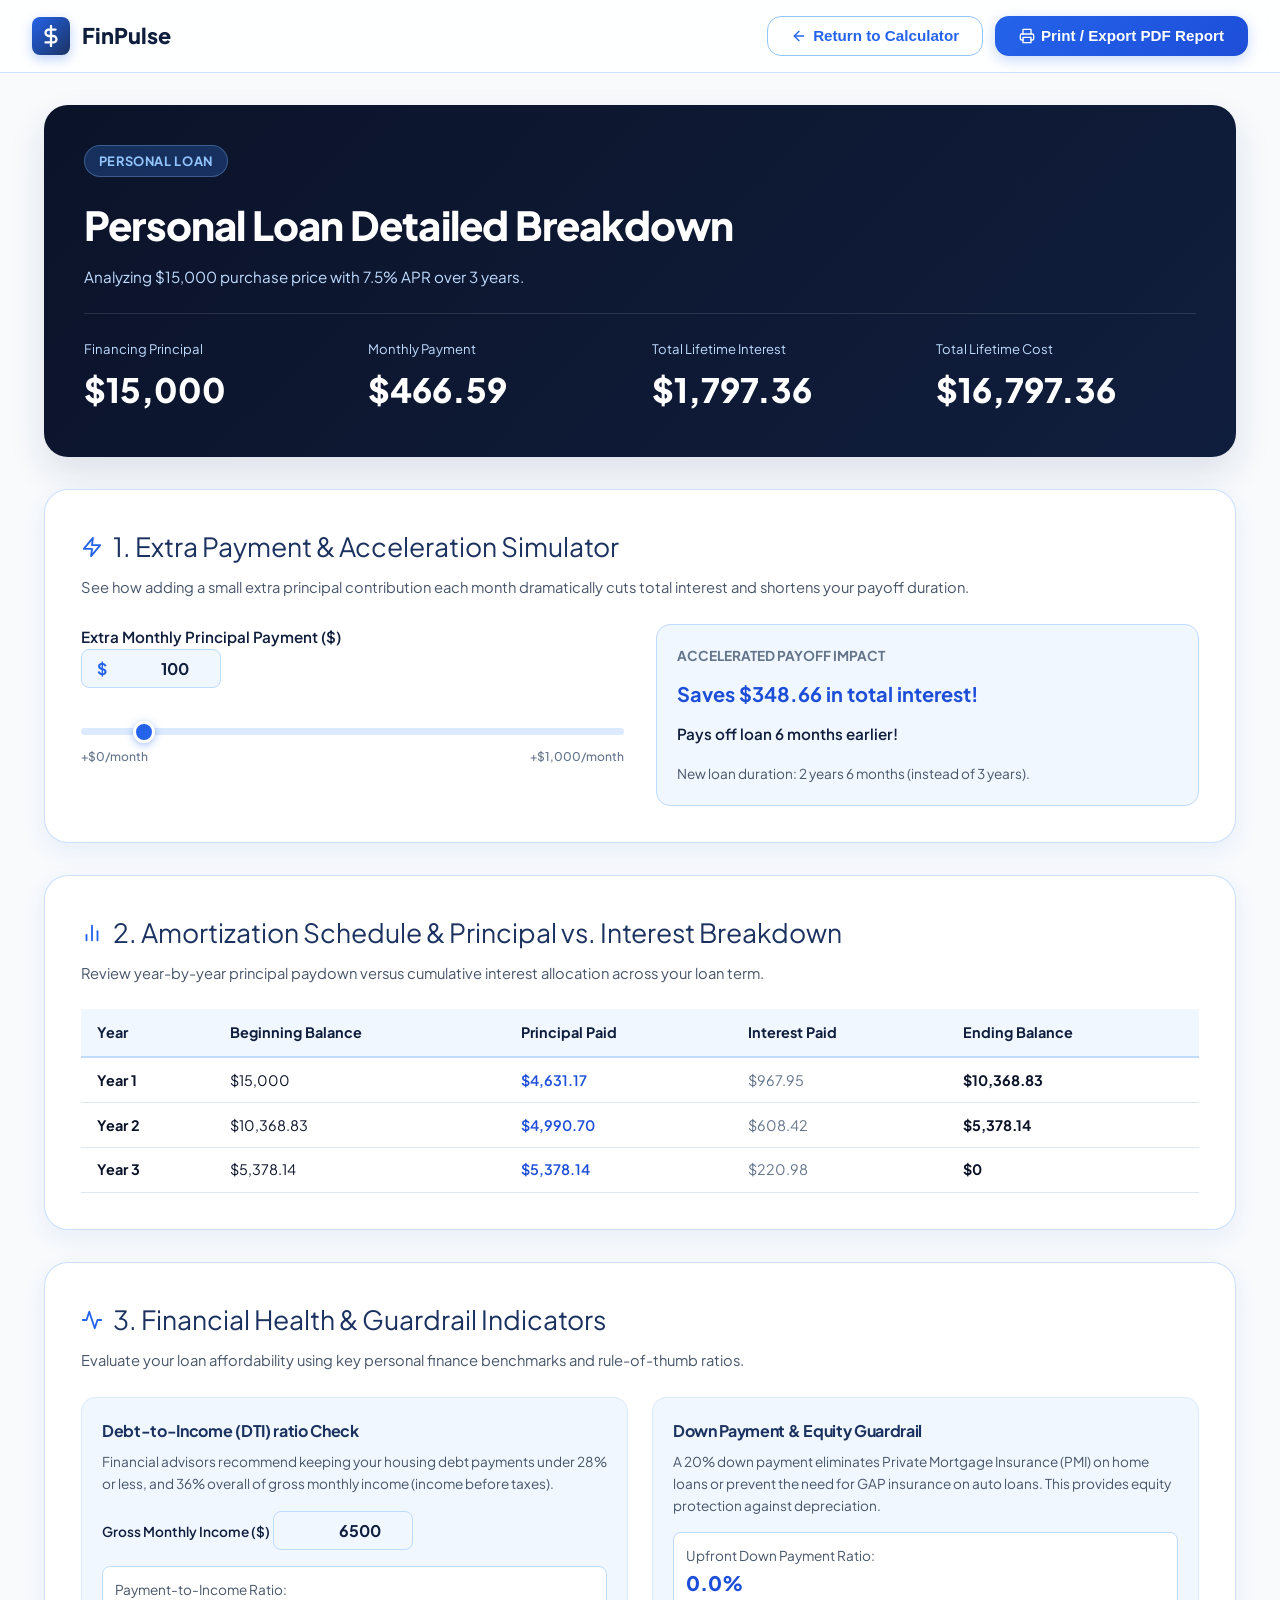
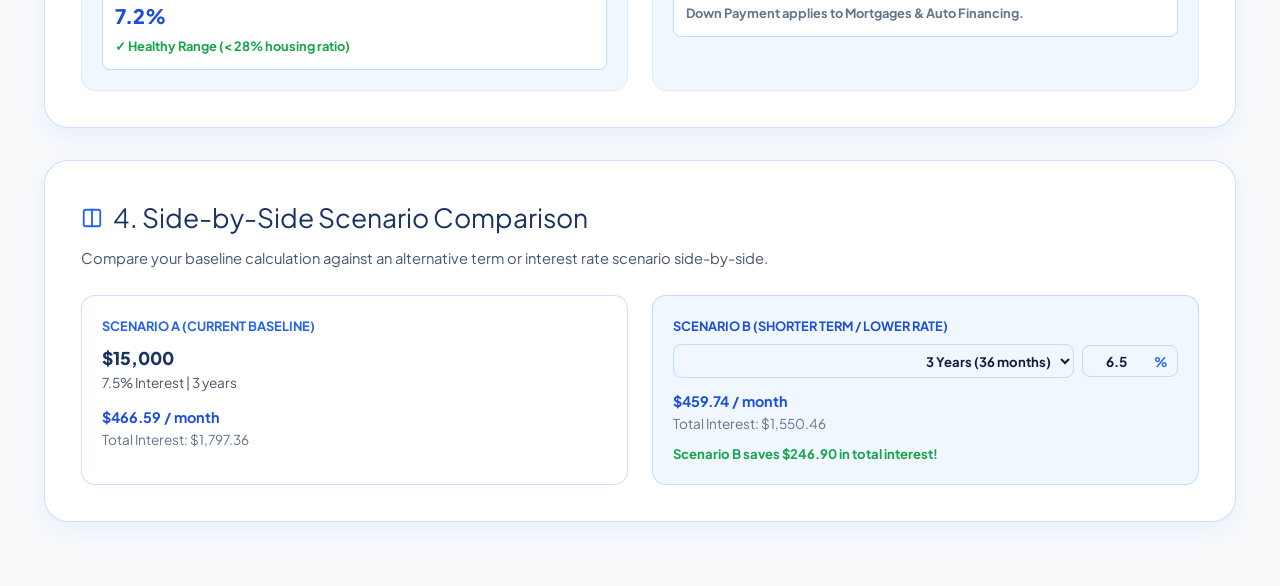
<file: html/report.html>
<!DOCTYPE html>
<html lang="en">
<head>
  <meta charset="UTF-8">
  <meta name="viewport" content="width=device-width, initial-scale=1.0">
  <meta name="description" content="FinPulse Detailed Financial Analysis & Report - Extra payment savings, amortization schedule, DTI health metrics, and scenario comparisons.">
  <title>FinPulse | Detailed Financial Analysis & Report</title>
  <link rel="stylesheet" href="../css/styles.css">
  <link rel="stylesheet" href="../css/report.css">
</head>
<body class="report-body">

  <!-- Navigation Bar -->
  <header class="navbar">
    <div class="nav-container">
      <a href="../index.html" class="brand-logo" id="brandLogoBtn">
        <div class="logo-icon">
          <svg width="22" height="22" viewBox="0 0 24 24" fill="none" stroke="currentColor" stroke-width="2.5" stroke-linecap="round" stroke-linejoin="round">
            <line x1="12" y1="1" x2="12" y2="23"></line>
            <path d="M17 5H9.5a3.5 3.5 0 0 0 0 7h5a3.5 3.5 0 0 1 0 7H6"></path>
          </svg>
        </div>
        FinPulse
      </a>

      <div class="report-nav-actions">
        <button type="button" id="returnCalcBtn" class="btn-outline btn-nav-action">
          <svg width="16" height="16" viewBox="0 0 24 24" fill="none" stroke="currentColor" stroke-width="2" stroke-linecap="round" stroke-linejoin="round">
            <line x1="19" y1="12" x2="5" y2="12"></line>
            <polyline points="12 19 5 12 12 5"></polyline>
          </svg>
          Return to Calculator
        </button>
        <button type="button" id="printReportBtn" class="btn-primary btn-nav-action">
          <svg width="16" height="16" viewBox="0 0 24 24" fill="none" stroke="currentColor" stroke-width="2" stroke-linecap="round" stroke-linejoin="round">
            <polyline points="6 9 6 2 18 2 18 9"></polyline>
            <path d="M6 18H4a2 2 0 0 1-2-2v-5a2 2 0 0 1 2-2h16a2 2 0 0 1 2 2v5a2 2 0 0 1-2 2h-2"></path>
            <rect x="6" y="14" width="12" height="8"></rect>
          </svg>
          Print / Export PDF Report
        </button>
      </div>
    </div>
  </header>

  <main class="report-main-container">
    
    <!-- Executive Summary Banner -->
    <div class="report-hero-card">
      <span class="report-badge" id="reportTypeBadge">Personal Loan Report</span>
      <h1 class="report-header-title" id="reportTitle">
        Detailed Financial Analysis & Breakdown
      </h1>
      <p class="report-header-subtitle" id="reportSubtitle">
        Comprehensive financial breakdown, amortization schedule, acceleration savings, and health metrics.
      </p>

      <div class="report-metrics-grid">
        <div class="report-metric-box">
          <small>Financing Principal</small>
          <strong id="reportPrincipal">$15,000</strong>
        </div>
        <div class="report-metric-box">
          <small>Monthly Payment</small>
          <strong id="reportMonthlyPayment">$489.27</strong>
        </div>
        <div class="report-metric-box">
          <small>Total Lifetime Interest</small>
          <strong id="reportTotalInterest">$4,340.50</strong>
        </div>
        <div class="report-metric-box">
          <small>Total Lifetime Cost</small>
          <strong id="reportTotalCost">$19,340.50</strong>
        </div>
      </div>
    </div>

    <!-- Option 1: Extra Payment & Payoff Acceleration Simulator -->
    <div class="report-section-card">
      <div class="report-section-title">
        <svg width="22" height="22" viewBox="0 0 24 24" fill="none" stroke="var(--blue-600)" stroke-width="2" stroke-linecap="round" stroke-linejoin="round">
          <polygon points="13 2 3 14 12 14 11 22 21 10 12 10 13 2"></polygon>
        </svg>
        1. Extra Payment & Acceleration Simulator
      </div>
      <p class="report-section-subtitle">
        See how adding a small extra principal contribution each month dramatically cuts total interest and shortens your payoff duration.
      </p>

      <div class="simulator-grid">
        <div>
          <div class="form-group">
            <label for="extraPaymentInput" class="form-label">Extra Monthly Principal Payment ($)</label>
            <div class="input-number-wrapper">
              <span class="input-prefix">$</span>
              <input type="number" id="extraPaymentInput" class="form-input has-prefix" value="100" min="0" max="5000" step="25">
            </div>
          </div>
          <div class="slider-container">
            <input type="range" id="extraPaymentSlider" class="range-slider" value="100" min="0" max="1000" step="25">
            <div class="slider-limits">
              <span>+$0/month</span>
              <span>+$1,000/month</span>
            </div>
          </div>
        </div>

        <div class="savings-banner">
          <div class="impact-box-header">Accelerated Payoff Impact</div>
          <div class="savings-highlight" id="interestSavingsText">Saves $1,250.00 in total interest</div>
          <div class="impact-box-val" id="timeSavingsText">
            Pays off loan 7 months earlier!
          </div>
          <p class="impact-box-subtext" id="newTermText">
            New loan duration: 2 years 5 months (instead of 3 years).
          </p>
        </div>
      </div>
    </div>

    <!-- Option 2: Interactive Amortization Schedule & Balance Shift -->
    <div class="report-section-card">
      <div class="report-section-title">
        <svg width="22" height="22" viewBox="0 0 24 24" fill="none" stroke="var(--blue-600)" stroke-width="2" stroke-linecap="round" stroke-linejoin="round">
          <line x1="18" y1="20" x2="18" y2="10"></line>
          <line x1="12" y1="20" x2="12" y2="4"></line>
          <line x1="6" y1="20" x2="6" y2="14"></line>
        </svg>
        2. Amortization Schedule & Principal vs. Interest Breakdown
      </div>
      <p class="report-section-subtitle">
        Review year-by-year principal paydown versus cumulative interest allocation across your loan term.
      </p>

      <div class="amort-table-wrapper">
        <table class="amort-table">
          <thead>
            <tr>
              <th>Year</th>
              <th>Beginning Balance</th>
              <th>Principal Paid</th>
              <th>Interest Paid</th>
              <th>Ending Balance</th>
            </tr>
          </thead>
          <tbody id="amortTableBody">
            <!-- Dynamically populated via report.js -->
          </tbody>
        </table>
      </div>
    </div>

    <!-- Option 3: Financial Health & Guardrail Metrics -->
    <div class="report-section-card">
      <div class="report-section-title">
        <svg width="22" height="22" viewBox="0 0 24 24" fill="none" stroke="var(--blue-600)" stroke-width="2" stroke-linecap="round" stroke-linejoin="round">
          <path d="M22 12h-4l-3 9L9 3l-3 9H2"></path>
        </svg>
        3. Financial Health & Guardrail Indicators
      </div>
      <p class="report-section-subtitle">
        Evaluate your loan affordability using key personal finance benchmarks and rule-of-thumb ratios.
      </p>

      <div class="health-grid">
        <!-- 28/36 DTI Rule -->
        <div class="health-card">
          <h4 class="card-sub-title">Debt-to-Income (DTI) ratio Check</h4>
          <p class="card-sub-text">
            Financial advisors recommend keeping your housing debt payments under 28% or less, and 36% overall of gross monthly income (income before taxes).
          </p>
          <div class="form-group form-group-compact">
            <label for="monthlyIncomeInput" class="form-label form-label-compact">Gross Monthly Income ($)</label>
            <input type="number" id="monthlyIncomeInput" class="form-input" value="6500" min="500" max="100000" step="250">
          </div>
          <div class="metric-inner-box">
            <div class="metric-inner-label">Payment-to-Income Ratio:</div>
            <div class="metric-inner-val" id="dtiRatioText">7.5%</div>
            <div class="metric-inner-status metric-status-healthy" id="dtiStatusText">
              ✓ Healthy Range (< 28%)
            </div>
          </div>
        </div>

        <!-- 20% PMI / Down Payment Equity Guardrail -->
        <div class="health-card">
          <h4 class="card-sub-title">Down Payment & Equity Guardrail</h4>
          <p class="card-sub-text">
            A 20% down payment eliminates Private Mortgage Insurance (PMI) on home loans or prevent the need for GAP insurance on auto loans. This provides equity protection against depreciation.
          </p>
          <div class="metric-inner-box">
            <div class="metric-inner-label">Upfront Down Payment Ratio:</div>
            <div class="metric-inner-val" id="equityRatioText">0.0%</div>
            <div class="metric-inner-status" id="equityStatusText">
              No Down Payment Applied
            </div>
          </div>
        </div>
      </div>
    </div>

    <!-- Option 4: Side-by-Side Scenario Comparison -->
    <div class="report-section-card">
      <div class="report-section-title">
        <svg width="22" height="22" viewBox="0 0 24 24" fill="none" stroke="var(--blue-600)" stroke-width="2" stroke-linecap="round" stroke-linejoin="round">
          <rect x="3" y="3" width="18" height="18" rx="2" ry="2"></rect>
          <line x1="12" y1="3" x2="12" y2="21"></line>
        </svg>
        4. Side-by-Side Scenario Comparison
      </div>
      <p class="report-section-subtitle">
        Compare your baseline calculation against an alternative term or interest rate scenario side-by-side.
      </p>

      <div class="comparison-grid">
        <div class="scenario-box">
          <div class="scen-label scen-label-a">
            Scenario A (Current Baseline)
          </div>
          <div class="scen-principal" id="scenAPrincipal">$15,000</div>
          <div class="scen-details" id="scenADetails">7.5% Interest | 3 Years</div>
          <div class="scen-payment" id="scenAPayment">$489.27 / month</div>
          <div class="scen-interest" id="scenAInterest">Total Interest: $4,340.50</div>
        </div>

        <div class="scenario-box scen-b-box">
          <div class="scen-label scen-label-b">
            Scenario B (Shorter Term / Lower Rate)
          </div>
          <div class="scen-controls-row">
            <select id="scenBTermSelect" class="form-input scen-term-select">
              <option value="1">1 Year (12 months)</option>
              <option value="2">2 Years (24 months)</option>
              <option value="3" selected>3 Years (36 months)</option>
              <option value="4">4 Years (48 months)</option>
              <option value="5">5 Years (60 months)</option>
              <option value="6">6 Years (72 months)</option>
              <option value="7">7 Years (84 months)</option>
              <option value="15">15 Years (180 months)</option>
              <option value="30">30 Years (360 months)</option>
            </select>
            <div class="input-number-wrapper scen-rate-wrapper">
              <input type="number" id="scenBRateInput" class="form-input has-suffix scen-rate-input" value="6.5" min="1" max="30" step="0.25" placeholder="Rate">
              <span class="input-suffix scen-rate-suffix">%</span>
            </div>
          </div>
          <div class="scen-payment" id="scenBPayment">$489.27 / month</div>
          <div class="scen-interest" id="scenBInterest">Total Interest: $4,340.50</div>
          <div class="scen-diff" id="scenBDiffText">Difference: $0.00</div>
        </div>
      </div>
    </div>

  </main>

  <script src="../js/report.js"></script>
</body>
</html>
</file>
<file: css/styles.css>
/* Modern Monochromatic Blue Design System */
@import url('https://fonts.googleapis.com/css2?family=Plus+Jakarta+Sans:wght@300;400;500;600;700;800&display=swap');

:root {
  /* Monochromatic Blue Color Tokens */
  --blue-950: #0b1329;
  --blue-900: #101e3d;
  --blue-800: #1b3260;
  --blue-700: #1d4ed8;
  --blue-600: #2563eb;
  --blue-500: #3b82f6;
  --blue-400: #60a5fa;
  --blue-300: #93c5fd;
  --blue-200: #bfdbfe;
  --blue-100: #dbeafe;
  --blue-50:  #f0f7ff;
  
  --surface-white: #ffffff;
  --surface-card: #ffffff;
  --text-main: #0b1329;
  --text-muted: #475569;
  --text-light: #64748b;
  
  --border-light: #e2e8f0;
  --border-blue: rgba(59, 130, 246, 0.25);
  
  --shadow-sm: 0 2px 8px rgba(16, 30, 61, 0.04);
  --shadow-md: 0 8px 24px rgba(37, 99, 235, 0.08);
  --shadow-lg: 0 16px 36px rgba(27, 50, 96, 0.12);
  --shadow-glow: 0 0 25px rgba(59, 130, 246, 0.35);
  
  --radius-sm: 8px;
  --radius-md: 14px;
  --radius-lg: 24px;
  --radius-full: 9999px;
  
  --transition: all 0.25s cubic-bezier(0.4, 0, 0.2, 1);
}

*, *::before, *::after {
  box-sizing: border-box;
  margin: 0;
  padding: 0;
}

html {
  scroll-behavior: smooth;
  font-family: 'Plus Jakarta Sans', -apple-system, BlinkMacSystemFont, sans-serif;
  color: var(--text-main);
  background-color: #f8fafc;
}

body {
  line-height: 1.6;
  overflow-x: hidden;
  min-height: 100vh;
  display: flex;
  flex-direction: column;
}

/* Scroll Reveal Utilities (IntersectionObserver) */
.reveal-on-scroll {
  opacity: 0;
  transform: translateY(25px);
  transition: opacity 0.75s cubic-bezier(0.16, 1, 0.3, 1), transform 0.75s cubic-bezier(0.16, 1, 0.3, 1);
  will-change: opacity, transform;
}

.reveal-scale {
  opacity: 0;
  transform: scale(0.95) translateY(20px);
  transition: opacity 0.75s cubic-bezier(0.16, 1, 0.3, 1), transform 0.75s cubic-bezier(0.16, 1, 0.3, 1);
  will-change: opacity, transform;
}

.initial-load {
  transition-duration: 0.85s !important;
}

.reveal-on-scroll.is-visible,
.reveal-scale.is-visible {
  opacity: 1;
  transform: translateY(0) scale(1);
}

.delay-100 { transition-delay: 0.1s; }
.delay-200 { transition-delay: 0.2s; }
.delay-300 { transition-delay: 0.3s; }
.delay-400 { transition-delay: 0.4s; }

@media (prefers-reduced-motion: reduce) {
  .reveal-on-scroll,
  .reveal-scale {
    opacity: 1 !important;
    transform: none !important;
    transition: none !important;
  }
}

/* Typography Helpers */
h1, h2, h3, h4, h5 {
  font-weight: 700;
  letter-spacing: -0.02em;
  color: var(--blue-950);
}

a {
  color: inherit;
  text-decoration: none;
}

/* Header Navbar */
.navbar {
  position: sticky;
  top: 0;
  z-index: 100;
  background: rgba(255, 255, 255, 0.85);
  backdrop-filter: blur(12px);
  -webkit-backdrop-filter: blur(12px);
  border-bottom: 1px solid var(--border-blue);
  padding: 1rem 2rem;
  transition: var(--transition);
}

.nav-container {
  max-width: 1240px;
  margin: 0 auto;
  display: flex;
  align-items: center;
  justify-content: space-between;
}

.brand-logo {
  display: flex;
  align-items: center;
  gap: 0.75rem;
  font-size: 1.35rem;
  font-weight: 800;
  color: var(--blue-900);
}

.brand-text {
  position: relative;
  transition: all 0.2s ease;
}

.brand-logo.active .brand-text,
.brand-logo:hover .brand-text {
  text-decoration: underline;
  text-underline-offset: 6px;
  text-decoration-thickness: 3px;
  text-decoration-color: var(--blue-600);
}

.logo-icon {
  width: 38px;
  height: 38px;
  background: linear-gradient(135deg, var(--blue-600), var(--blue-800));
  border-radius: var(--radius-sm);
  display: flex;
  align-items: center;
  justify-content: center;
  color: white;
  box-shadow: 0 4px 12px rgba(37, 99, 235, 0.3);
}

.nav-links {
  display: flex;
  align-items: center;
  gap: 2rem;
  list-style: none;
}

.nav-links a {
  font-weight: 500;
  font-size: 0.95rem;
  color: var(--text-muted);
  transition: var(--transition);
  padding: 0.5rem 0.75rem;
  border-radius: var(--radius-sm);
}

.nav-links a:hover,
.nav-links a.active {
  color: var(--blue-600);
  background-color: var(--blue-50);
}

.btn-primary {
  background: linear-gradient(135deg, var(--blue-600), var(--blue-700));
  color: white;
  padding: 0.7rem 1.5rem;
  font-weight: 600;
  font-size: 0.95rem;
  border-radius: var(--radius-md);
  border: none;
  cursor: pointer;
  box-shadow: 0 4px 14px rgba(37, 99, 235, 0.25);
  transition: var(--transition);
  display: inline-flex;
  align-items: center;
  gap: 0.5rem;
}

.btn-primary:hover {
  background: linear-gradient(135deg, var(--blue-500), var(--blue-600));
  transform: translateY(-2px);
  box-shadow: 0 6px 20px rgba(37, 99, 235, 0.35);
}

.btn-outline {
  background: transparent;
  color: var(--blue-600);
  padding: 0.65rem 1.4rem;
  font-weight: 600;
  font-size: 0.95rem;
  border-radius: var(--radius-md);
  border: 1.5px solid var(--blue-300);
  cursor: pointer;
  transition: var(--transition);
}

.btn-outline:hover {
  background: var(--blue-50);
  border-color: var(--blue-500);
  color: var(--blue-700);
}

/* Hero Section */
.hero {
  position: relative;
  padding: 4.5rem 1.5rem 3.5rem;
  background: radial-gradient(circle at 50% 0%, rgba(219, 234, 254, 0.5) 0%, rgba(248, 250, 252, 0) 70%);
  overflow: hidden;
}

.hero-container {
  max-width: 1240px;
  margin: 0 auto;
  display: grid;
  grid-template-columns: 1fr 1fr;
  gap: 3.5rem;
  align-items: center;
}

.hero-tag {
  display: inline-flex;
  align-items: center;
  gap: 0.5rem;
  background-color: var(--blue-100);
  color: var(--blue-800);
  padding: 0.4rem 1rem;
  border-radius: var(--radius-full);
  font-size: 0.85rem;
  font-weight: 600;
  margin-bottom: 1.25rem;
  border: 1px solid var(--blue-200);
}

.hero-tag span {
  width: 8px;
  height: 8px;
  border-radius: 50%;
  background-color: var(--blue-600);
}

.hero-title {
  font-size: clamp(1.8rem, 4.8vw, 3.25rem);
  line-height: 1.15;
  margin-bottom: 1.25rem;
}

/* Educational Glossary Tooltips (Option 5) */
.tooltip-icon {
  display: inline-flex;
  align-items: center;
  justify-content: center;
  color: var(--blue-500);
  cursor: pointer;
  position: relative;
  margin-left: 0.35rem;
  transition: all 0.2s ease;
  vertical-align: middle;
  user-select: none;
  z-index: 100;
}

.tooltip-icon:hover,
.tooltip-icon:focus,
.tooltip-icon.active {
  color: var(--blue-700);
  transform: scale(1.15);
  outline: none;
  z-index: 1000;
}

.tooltip-box {
  position: absolute;
  bottom: 135%;
  left: 50%;
  transform: translateX(-50%) translateY(4px);
  width: max-content;
  max-width: clamp(180px, 60vw, 230px);
  padding: 0.65rem 0.85rem;
  background: var(--blue-950);
  color: #ffffff;
  font-size: 0.78rem;
  font-weight: 400;
  line-height: 1.45;
  border-radius: var(--radius-sm);
  box-shadow: 0 10px 25px rgba(11, 19, 41, 0.3);
  opacity: 0;
  visibility: hidden;
  pointer-events: none;
  transition: opacity 0.25s ease, transform 0.25s ease, visibility 0.25s ease;
  z-index: 9999;
  text-align: left;
  white-space: normal;
}

.tooltip-box::after {
  content: '';
  position: absolute;
  top: 100%;
  left: 50%;
  transform: translateX(-50%);
  border-width: 5px;
  border-style: solid;
  border-color: var(--blue-950) transparent transparent transparent;
}

.tooltip-icon:hover .tooltip-box,
.tooltip-icon:focus .tooltip-box,
.tooltip-icon.active .tooltip-box {
  opacity: 1;
  visibility: visible;
  transform: translateX(-50%) translateY(0);
}

.text-gradient {
  background: linear-gradient(135deg, var(--blue-700), var(--blue-400));
  background-clip: text;
  -webkit-background-clip: text;
  -webkit-text-fill-color: transparent;
}

.hero-subtitle {
  font-size: 1.15rem;
  color: var(--text-muted);
  margin-bottom: 2rem;
  max-width: 540px;
}

.hero-stats {
  display: flex;
  gap: 2.5rem;
  margin-top: 2rem;
  padding-top: 1.75rem;
  border-top: 1px solid var(--border-blue);
}

.stat-item h4 {
  font-size: 1.65rem;
  color: var(--blue-700);
  font-weight: 800;
}

.stat-item p {
  font-size: 0.875rem;
  color: var(--text-light);
  font-weight: 500;
}

/* Calculator Section Container */
.calculator-section {
  padding: 2rem 1.5rem 5rem;
}

.section-container {
  max-width: 1240px;
  margin: 0 auto;
}

.section-header {
  text-align: center;
  max-width: 680px;
  margin: 0 auto 3rem;
}

.section-header h2 {
  font-size: clamp(1.45rem, 4.2vw, 2.25rem);
  margin-bottom: 0.75rem;
}

.section-header p {
  color: var(--text-muted);
  font-size: clamp(0.9rem, 2.5vw, 1.05rem);
}

/* Calculator Main Grid */
.calculator-card {
  background: var(--surface-white);
  border-radius: var(--radius-lg);
  border: 1px solid var(--border-blue);
  box-shadow: var(--shadow-lg);
  padding: clamp(1.15rem, 4.5vw, 2.5rem);
  display: grid;
  grid-template-columns: 1.2fr 1fr;
  gap: clamp(1.5rem, 4vw, 3rem);
  position: relative;
  overflow: hidden;
  max-width: 100%;
  box-sizing: border-box;
}

.calculator-inputs,
.results-container {
  min-width: 0;
  max-width: 100%;
  box-sizing: border-box;
}

/* Loan Type Selector Tabs */
.loan-type-tabs {
  position: relative;
  display: flex;
  background: var(--blue-50);
  padding: 0.35rem;
  border-radius: var(--radius-md);
  gap: 0.35rem;
  margin-bottom: 2rem;
  border: 1px solid var(--blue-100);
}

.tab-indicator {
  position: absolute;
  top: 0;
  left: 0;
  width: 0;
  height: 0;
  opacity: 0;
  background: var(--surface-white);
  border-radius: var(--radius-sm);
  box-shadow: var(--shadow-sm);
  transition: transform 0.32s cubic-bezier(0.16, 1, 0.3, 1), width 0.32s cubic-bezier(0.16, 1, 0.3, 1), height 0.32s cubic-bezier(0.16, 1, 0.3, 1), opacity 0.2s ease;
  pointer-events: none;
  z-index: 1;
}

.tab-indicator.initialized {
  opacity: 1;
}

.tab-btn {
  position: relative;
  z-index: 2;
  flex: 1;
  padding: 0.65rem 0.5rem;
  border: none;
  background: transparent !important;
  box-shadow: none !important;
  border-radius: var(--radius-sm);
  font-family: inherit;
  font-size: 0.9rem;
  font-weight: 600;
  color: var(--text-muted);
  cursor: pointer;
  transition: color 0.25s ease;
  display: flex;
  align-items: center;
  justify-content: center;
  gap: 0.4rem;
}

.tab-btn.active {
  color: var(--blue-700);
  font-weight: 700;
}

.tab-btn:hover:not(.active) {
  color: var(--blue-600);
}

/* Tab Switch Content Animation */
.tab-change-anim {
  animation: tabFadeSlide 0.35s cubic-bezier(0.16, 1, 0.3, 1);
}

@keyframes tabFadeSlide {
  0% {
    opacity: 0.35;
    transform: translateY(10px);
  }
  100% {
    opacity: 1;
    transform: translateY(0);
  }
}

/* Form Controls */
.form-group {
  margin-bottom: 1.75rem;
  transition: all 0.25s ease-in-out;
  position: relative;
  z-index: 5;
}

.form-group:hover,
.form-group:focus-within {
  z-index: 50;
}

.form-label-row {
  display: flex;
  justify-content: space-between;
  align-items: center;
  margin-bottom: 0.6rem;
}

.form-label {
  font-weight: 600;
  font-size: 0.95rem;
  color: var(--blue-900);
}

.input-number-wrapper {
  position: relative;
  display: flex;
  align-items: center;
}

.input-prefix, .input-suffix {
  position: absolute;
  font-weight: 700;
  color: var(--blue-600);
  font-size: 1rem;
  pointer-events: none;
}

.input-prefix {
  left: 1rem;
}

.input-suffix {
  right: 1rem;
}

.form-input {
  width: 140px;
  padding: 0.5rem 1rem;
  font-family: inherit;
  font-size: 1rem;
  font-weight: 700;
  color: var(--blue-900);
  background: var(--blue-50);
  border: 1.5px solid var(--blue-200);
  border-radius: var(--radius-sm);
  text-align: right;
  transition: var(--transition);
}

.form-input.has-prefix {
  padding-left: 2rem;
}

.form-input.has-suffix {
  padding-right: 2.2rem;
}

.form-input:focus {
  outline: none;
  border-color: var(--blue-500);
  background: white;
  box-shadow: 0 0 0 3px rgba(59, 130, 246, 0.15);
}

/* Custom Range Slider */
.slider-container {
  margin-top: 0.75rem;
}

.range-slider {
  -webkit-appearance: none;
  appearance: none;
  width: 100%;
  height: 7px;
  border-radius: 4px;
  background: var(--blue-100);
  outline: none;
  cursor: pointer;
}

.range-slider::-webkit-slider-thumb {
  -webkit-appearance: none;
  appearance: none;
  width: 22px;
  height: 22px;
  border-radius: 50%;
  background: var(--blue-600);
  border: 3px solid white;
  box-shadow: 0 2px 8px rgba(37, 99, 235, 0.4);
  cursor: pointer;
  transition: transform 0.15s ease, background-color 0.15s ease;
}

.range-slider::-webkit-slider-thumb:hover {
  transform: scale(1.15);
  background: var(--blue-500);
}

.slider-limits {
  display: flex;
  justify-content: space-between;
  font-size: 0.75rem;
  color: var(--text-light);
  margin-top: 0.35rem;
  font-weight: 500;
}

/* Presets Buttons */
.presets-group {
  display: flex;
  gap: 0.5rem;
  margin-top: 0.75rem;
  flex-wrap: wrap;
}

.preset-chip {
  background: var(--blue-50);
  border: 1px solid var(--blue-200);
  color: var(--blue-700);
  padding: 0.35rem 0.75rem;
  border-radius: var(--radius-full);
  font-size: 0.8rem;
  font-weight: 600;
  cursor: pointer;
  transition: var(--transition);
}

.preset-chip:hover {
  background: var(--blue-600);
  color: white;
  border-color: var(--blue-600);
}

/* Results Display Box (Right Column) */
.results-container {
  background: linear-gradient(145deg, var(--blue-950), var(--blue-900));
  border-radius: var(--radius-md);
  padding: 2.25rem;
  color: white;
  display: flex;
  flex-direction: column;
  justify-content: space-between;
  box-shadow: inset 0 1px 1px rgba(255, 255, 255, 0.1), 0 12px 30px rgba(11, 19, 41, 0.35);
  position: relative;
  overflow: hidden;
}

.results-container::before {
  content: '';
  position: absolute;
  top: -50px;
  right: -50px;
  width: 180px;
  height: 180px;
  background: radial-gradient(circle, rgba(59, 130, 246, 0.3) 0%, rgba(0,0,0,0) 70%);
  border-radius: 50%;
  pointer-events: none;
}

.results-header {
  margin-bottom: 1.5rem;
}

.results-header > span {
  font-size: 2rem;
  letter-spacing: 0.08em;
  color: var(--blue-300);
  font-weight: 700;
}

.monthly-payment-amount {
  font-size: clamp(1.4rem, 5.5vw, 2.25rem);
  font-weight: 800;
  line-height: 1.1;
  margin-top: 0.25rem;
  color: var(--blue-300);
  display: flex;
  align-items: baseline;
  gap: 0.2rem;
  flex-wrap: wrap;
  word-break: break-word;
}

.monthly-payment-amount span.currency, 
.monthly-payment-amount span.text {
  font-size: clamp(1.2rem, 4vw, 2rem);
  color: var(--blue-300);
}

.payment-subtext {
  font-size: 0.85rem;
  color: var(--blue-200);
  margin-top: 0.35rem;
}

.tab-disclaimer {
  display: flex;
  align-items: flex-start;
  gap: 0.55rem;
  background: rgba(255, 255, 255, 0.08);
  border: 1px solid rgba(255, 255, 255, 0.16);
  border-radius: var(--radius-sm);
  padding: 0.65rem 0.85rem;
  font-size: 0.78rem;
  color: var(--blue-100);
  line-height: 1.4;
  margin-top: 0.85rem;
}

.tab-disclaimer svg {
  flex-shrink: 0;
  margin-top: 0.15rem;
  color: var(--blue-300);
}

/* Breakdown Progress Bar */
.breakdown-bar-container {
  margin: 1.75rem 0;
}

.breakdown-labels {
  display: flex;
  justify-content: space-between;
  font-size: 0.8rem;
  margin-bottom: 0.5rem;
  color: var(--blue-200);
}

.breakdown-bar {
  height: 10px;
  background: rgba(255, 255, 255, 0.15);
  border-radius: var(--radius-full);
  overflow: hidden;
  display: flex;
}

.bar-principal {
  background: var(--blue-400);
  height: 100%;
  transition: width 0.35s ease;
}

.bar-interest {
  background: var(--blue-600);
  height: 100%;
  transition: width 0.35s ease;
}

/* Stat Grid Inside Results */
.stats-grid {
  display: grid;
  grid-template-columns: 1fr 1fr;
  gap: 1.25rem;
  padding: 1.25rem 0;
  border-top: 1px solid rgba(255, 255, 255, 0.12);
  border-bottom: 1px solid rgba(255, 255, 255, 0.12);
  margin-bottom: 1.5rem;
}

.stat-box small {
  font-size: 0.75rem;
  color: var(--blue-300);
  display: block;
  font-weight: 500;
}

.stat-box strong {
  font-size: 1.25rem;
  color: white;
  font-weight: 700;
}

/* Features Grid */
.features-section {
  padding: 4rem 1.5rem;
  background: var(--blue-50);
}

.features-grid {
  display: grid;
  grid-template-columns: repeat(auto-fit, minmax(280px, 1fr));
  gap: 2rem;
  margin-top: 3rem;
}

.feature-card {
  background: white;
  border-radius: var(--radius-md);
  padding: 2rem;
  border: 1px solid var(--blue-100);
  box-shadow: var(--shadow-sm);
  transition: var(--transition);
}

.feature-card:hover {
  transform: translateY(-5px);
  box-shadow: var(--shadow-md);
  border-color: var(--blue-300);
}

.feature-icon {
  width: 50px;
  height: 50px;
  background: var(--blue-100);
  color: var(--blue-700);
  border-radius: var(--radius-sm);
  display: flex;
  align-items: center;
  justify-content: center;
  font-size: 1.5rem;
  margin-bottom: 1.25rem;
}

.feature-card h3 {
  font-size: 1.2rem;
  margin-bottom: 0.6rem;
}

.feature-card p {
  color: var(--text-muted);
  font-size: 0.925rem;
}

/* Financial Literacy Guide & Accordion */
.guide-section {
  padding: 5rem 1.5rem;
  background: white;
  border-top: 1px solid var(--border-blue);
}

.accordion-container {
  max-width: 800px;
  margin: 0 auto;
  display: flex;
  flex-direction: column;
  gap: 1rem;
}

.accordion-item {
  border: 1.5px solid var(--blue-200);
  border-radius: var(--radius-md);
  background: var(--blue-50);
  overflow: hidden;
  transition: var(--transition);
}

.accordion-item.active {
  background: white;
  border-color: var(--blue-500);
  box-shadow: var(--shadow-sm);
}

.accordion-header {
  width: 100%;
  padding: 1.25rem 1.5rem;
  display: flex;
  justify-content: space-between;
  align-items: center;
  background: none;
  border: none;
  font-family: inherit;
  font-size: 1.05rem;
  font-weight: 700;
  color: var(--blue-900);
  text-align: left;
  cursor: pointer;
  transition: var(--transition);
}

.accordion-header:hover {
  color: var(--blue-600);
}

.accordion-icon {
  color: var(--blue-600);
  transition: transform 0.25s ease;
  flex-shrink: 0;
}

.accordion-item.active .accordion-icon {
  transform: rotate(180deg);
}

.accordion-content {
  max-height: 0;
  overflow: hidden;
  opacity: 0;
  transform: translateY(-6px);
  transition: max-height 0.35s cubic-bezier(0.16, 1, 0.3, 1),
              padding 0.35s cubic-bezier(0.16, 1, 0.3, 1),
              opacity 0.4s ease-in-out 0.05s,
              transform 0.35s ease-out;
  padding: 0 1.5rem;
  color: var(--text-muted);
  font-size: 0.95rem;
  line-height: 1.6;
}

.accordion-item.active .accordion-content {
  padding: 0 1.5rem 1.25rem;
  max-height: 500px;
  opacity: 1;
  transform: translateY(0);
}

.accordion-content ul {
  margin-top: 0.5rem;
  padding-left: 1.25rem;
}

.accordion-content li {
  margin-bottom: 0.4rem;
}

/* Footer */
footer {
  background: var(--blue-950);
  color: var(--blue-200);
  padding: 3.5rem 1.5rem 2rem;
  margin-top: auto;
  border-top: 1px solid var(--blue-900);
}

.footer-container {
  max-width: 1240px;
  margin: 0 auto;
  display: flex;
  justify-content: space-between;
  align-items: center;
  flex-wrap: wrap;
  gap: 2rem;
  padding-bottom: 2rem;
  border-bottom: 1px solid rgba(255, 255, 255, 0.08);
}

.footer-bottom {
  max-width: 1240px;
  margin: 1.5rem auto 0;
  text-align: center;
  font-size: 0.85rem;
  color: var(--blue-400);
}

/* Footer Overrides */
footer .brand-logo {
  color: #ffffff;
}

footer .footer-tagline {
  font-size: 0.9rem;
  max-width: 400px;
  color: var(--blue-300);
}

/* Stat Box Full Width Span */
.stat-box-full {
  grid-column: span 2;
}

/* Net Loan Note */
.net-loan-note {
  font-size: 0.8rem;
  color: var(--text-light);
  margin-top: 0.45rem;
  font-weight: 500;
}

.net-loan-amount-text {
  color: var(--blue-700);
}

/* Action Full Width Button */
.btn-full-width {
  width: 100%;
  justify-content: center;
  gap: 0.5rem;
}

/* Hero Preview Banner Component */
.hero-card-preview {
  background: var(--surface-white);
  border-radius: var(--radius-lg);
  border: 1px solid var(--border-blue);
  box-shadow: var(--shadow-lg);
  padding: 2.25rem;
}

.preview-header-row {
  display: flex;
  align-items: center;
  justify-content: space-between;
  margin-bottom: 1.5rem;
}

.preview-title-group {
  display: flex;
  align-items: center;
  gap: 0.75rem;
}

.preview-dot {
  width: 12px;
  height: 12px;
  border-radius: 50%;
  background: var(--blue-600);
}

.preview-title-text {
  font-weight: 700;
  color: var(--blue-900);
}

.preview-chip {
  font-size: 0.8rem;
  background: var(--blue-100);
  color: var(--blue-800);
  padding: 0.25rem 0.65rem;
  border-radius: var(--radius-full);
  font-weight: 600;
  display: inline-flex;
  align-items: center;
  justify-content: center;
  text-align: center;
  white-space: nowrap;
  flex-shrink: 0;
}

.preview-amount-card {
  background: var(--blue-50);
  padding: 1.5rem;
  border-radius: var(--radius-md);
  border: 1px solid var(--blue-200);
  margin-bottom: 1.5rem;
}

.preview-amount-label {
  font-size: 0.8rem;
  color: var(--text-light);
  text-transform: uppercase;
  font-weight: 700;
  letter-spacing: 0.05em;
}

.preview-amount-val {
  font-size: 2.5rem;
  font-weight: 800;
  color: var(--blue-800);
  line-height: 1.2;
  margin-top: 0.2rem;
}

.preview-amount-subtext {
  font-size: 1rem;
  color: var(--text-muted);
  font-weight: 500;
}

.preview-stats-grid {
  display: grid;
  grid-template-columns: 1fr 1fr;
  gap: 1rem;
  font-size: 0.9rem;
}

.preview-stat-item {
  padding: 0.85rem;
  background: #f8fafc;
  border-radius: var(--radius-sm);
}

.preview-stat-label {
  color: var(--text-light);
  display: block;
}

.preview-stat-val {
  color: var(--blue-950);
  font-weight: 700;
}

/* Term Input Row */
.term-input-row {
  display: flex;
  gap: 0.5rem;
  align-items: center;
}

.term-unit-select {
  width: 100px;
  padding-left: 0.5rem;
  padding-right: 0.5rem;
}

/* Responsive Grid Stacking for Tablets and Mobile (992px, 768px, 640px, 425px, 375px, 320px) */
@media (max-width: 992px) {
  .hero-container {
    grid-template-columns: 1fr;
    gap: 2.5rem;
  }
  .calculator-card {
    grid-template-columns: 1fr;
    gap: 2rem;
  }
  .hero-card-preview {
    width: 100%;
    max-width: 100%;
  }
  .results-container {
    width: 100%;
    max-width: 100%;
  }
}

@media (max-width: 768px) {
  .hero {
    padding: 3.5rem 1.25rem 2.5rem;
  }
  .hero-container {
    grid-template-columns: 1fr;
    gap: 2rem;
  }
  .calculator-card {
    grid-template-columns: 1fr;
    gap: 1.75rem;
    padding: 1.5rem 1.15rem;
  }
  .section-header {
    margin-bottom: 2rem;
  }
}

@media (max-width: 640px) {
  .nav-links {
    display: none;
  }
  .hero-stats {
    gap: 1.25rem;
    flex-wrap: wrap;
  }
  .loan-type-tabs {
    flex-wrap: wrap;
    gap: 0.3rem;
  }
  .tab-btn {
    flex: 1 1 calc(33.333% - 0.3rem);
    min-width: 0;
    white-space: nowrap;
    text-align: center;
    padding: 0.55rem 0.25rem;
    font-size: 0.8rem;
  }
  .tab-btn[data-type="student"],
  .tab-btn[data-type="credit"] {
    flex: 1 1 calc(50% - 0.3rem);
  }
}

/* Mobile Breakpoints: 425px, 375px, 320px */
@media (max-width: 425px) {
  .navbar {
    padding: 0.75rem 1rem;
  }
  .brand-logo {
    font-size: 1.1rem;
    gap: 0.4rem;
  }
  .logo-icon {
    width: 30px;
    height: 30px;
  }
  .calculator-card {
    padding: 1.15rem 0.85rem;
    border-radius: var(--radius-md);
  }
  .loan-type-tabs {
    padding: 0.25rem;
    gap: 0.2rem;
  }
  .tab-btn {
    font-size: 0.76rem;
    padding: 0.5rem 0.35rem;
    gap: 0.2rem;
  }
  .form-group {
    margin-bottom: 1.25rem;
  }
  .preset-chip {
    font-size: 0.74rem;
    padding: 0.35rem 0.5rem;
  }
  .preview-stats-grid {
    grid-template-columns: 1fr;
    gap: 0.5rem;
  }
  .preview-amount-val {
    font-size: 2rem;
  }
  .preview-amount-card {
    padding: 1rem;
  }
  .hero-card-preview {
    padding: 1.25rem;
  }
  .preview-header-row {
    flex-wrap: wrap;
    gap: 0.5rem;
    align-items: center;
    justify-content: space-between;
  }
  .preview-chip {
    font-size: 0.76rem;
    padding: 0.25rem 0.6rem;
    display: inline-flex;
    align-items: center;
    justify-content: center;
    text-align: center;
  }
}

@media (max-width: 375px) {
  .hero {
    padding: 2.5rem 0.85rem 2rem;
  }
  .hero-tag {
    font-size: 0.75rem;
    padding: 0.3rem 0.65rem;
  }
  .calculator-card {
    padding: 1rem 0.75rem;
  }
  .tab-btn {
    font-size: 0.72rem;
    padding: 0.45rem 0.25rem;
  }
  .form-label-row {
    flex-direction: column;
    align-items: flex-start;
    gap: 0.35rem;
  }
  .input-number-wrapper {
    width: 100%;
  }
  .form-input {
    width: 100%;
  }
  .term-input-row {
    width: 100%;
    display: flex;
    gap: 0.4rem;
  }
  .term-unit-select {
    width: 95px;
    flex-shrink: 0;
  }
  .stats-grid {
    grid-template-columns: 1fr 1fr;
    gap: 0.5rem;
  }
  .stat-box {
    padding: 0.75rem 0.5rem;
  }
  .stat-box strong {
    font-size: 1rem;
  }
}

@media (max-width: 320px) {
  .navbar {
    padding: 0.6rem 0.65rem;
  }
  .brand-text {
    font-size: 1rem;
  }
  .btn-primary {
    padding: 0.45rem 0.75rem;
    font-size: 0.8rem;
  }
  .calculator-card {
    padding: 0.85rem 0.55rem;
  }
  .loan-type-tabs {
    padding: 0.2rem;
    gap: 0.15rem;
  }
  .tab-btn {
    font-size: 0.68rem;
    padding: 0.4rem 0.15rem;
  }
  .slider-limits {
    font-size: 0.7rem;
  }
  .results-header {
    padding: 0.95rem 0.75rem;
  }
  .results-amount {
    font-size: 1.75rem;
  }
  .stats-grid {
    grid-template-columns: 1fr;
  }
  .stat-box-full {
    grid-column: span 1;
  }
  .btn-full-width {
    font-size: 0.82rem;
    padding: 0.65rem 0.5rem;
  }
}
</file>
<file: css/report.css>
/* FinPulse Report & Detailed Financial Analysis Stylesheet */

.report-body {
  background-color: #f8fafc;
}
.report-nav-actions {
  display: flex;
  align-items: center;
  gap: 0.75rem;
}
.report-hero-card {
  background: linear-gradient(135deg, var(--blue-950), var(--blue-900));
  color: white;
  border-radius: var(--radius-lg);
  padding: clamp(1.5rem, 4vw, 2.5rem);
  margin-bottom: 2rem;
  box-shadow: var(--shadow-lg);
}
.report-badge {
  display: inline-block;
  padding: 0.3rem 0.85rem;
  border-radius: var(--radius-full);
  background: rgba(59, 130, 246, 0.25);
  color: var(--blue-300);
  font-size: 0.8rem;
  font-weight: 700;
  text-transform: uppercase;
  letter-spacing: 0.05em;
  margin-bottom: 1rem;
  border: 1px solid rgba(147, 197, 253, 0.3);
}
.report-metrics-grid {
  display: grid;
  grid-template-columns: repeat(auto-fit, minmax(200px, 1fr));
  gap: 1.5rem;
  margin-top: 1.5rem;
  padding-top: 1.5rem;
  border-top: 1px solid rgba(255, 255, 255, 0.12);
}
.report-metric-box small {
  display: block;
  color: var(--blue-200);
  font-size: 0.82rem;
  margin-bottom: 0.25rem;
}
.report-metric-box strong {
  font-size: clamp(1.4rem, 3.5vw, 2.1rem);
  color: white;
  font-weight: 800;
}

.report-section-card {
  background: var(--surface-white);
  border-radius: var(--radius-lg);
  border: 1px solid var(--border-blue);
  box-shadow: var(--shadow-md);
  padding: clamp(1.25rem, 3.5vw, 2.25rem);
  margin-bottom: 2rem;
}

.report-section-title {
  font-size: clamp(1.25rem, 3vw, 1.65rem);
  color: var(--blue-800);
  margin-bottom: 0.5rem;
  display: flex;
  align-items: center;
  gap: 0.6rem;
}

.report-section-subtitle {
  color: var(--text-muted);
  font-size: 0.92rem;
  margin-bottom: 1.5rem;
}

/* Option 1: Extra Payment Simulator */
.simulator-grid {
  display: grid;
  grid-template-columns: 1fr 1fr;
  gap: 2rem;
}
@media (max-width: 768px) {
  .simulator-grid { grid-template-columns: 1fr; }
}
.savings-banner {
  background: var(--blue-50);
  border: 1px solid var(--blue-200);
  border-radius: var(--radius-md);
  padding: 1.25rem;
  display: flex;
  flex-direction: column;
  gap: 0.75rem;
}
.savings-highlight {
  font-size: 1.25rem;
  font-weight: 700;
  color: var(--blue-700);
}

/* Option 2: Amortization Table */
.amort-table-wrapper {
  overflow-x: auto;
  margin-top: 1rem;
}
.amort-table {
  width: 100%;
  border-collapse: collapse;
  font-size: 0.9rem;
  text-align: left;
}
.amort-table th {
  background: var(--blue-50);
  color: var(--blue-900);
  padding: 0.75rem 1rem;
  border-bottom: 2px solid var(--blue-200);
}
.amort-table td {
  padding: 0.65rem 1rem;
  border-bottom: 1px solid var(--border-light);
}

/* Option 3: Health Metrics */
.health-grid {
  display: grid;
  grid-template-columns: 1fr 1fr;
  gap: 1.5rem;
}
@media (max-width: 768px) {
  .health-grid { grid-template-columns: 1fr; }
}
.health-card {
  background: var(--blue-50);
  border-radius: var(--radius-md);
  padding: 1.25rem;
  border: 1px solid var(--blue-100);
}

/* Option 4: Comparison Grid */
.comparison-grid {
  display: grid;
  grid-template-columns: 1fr 1fr;
  gap: 1.5rem;
  margin-top: 1rem;
}
@media (max-width: 768px) {
  .comparison-grid { grid-template-columns: 1fr; }
}
.scenario-box {
  border: 1px solid var(--border-blue);
  border-radius: var(--radius-md);
  padding: 1.25rem;
  background: var(--surface-white);
}

/* Print Overrides & PDF Export Optimization */
@media print {
  @page {
    margin: 1.2cm;
    size: portrait;
  }

  .navbar,
  .report-nav-actions,
  .btn-primary,
  .btn-outline,
  #returnCalcBtn,
  #printReportBtn {
    display: none !important;
  }

  body,
  .report-body {
    background: #ffffff !important;
    color: #0f172a !important;
    padding: 0 !important;
    margin: 0 !important;
  }

  main {
    max-width: 100% !important;
    margin: 0 !important;
    padding: 0 !important;
  }

  .report-hero-card {
    background: #0b1329 !important;
    color: #ffffff !important;
    -webkit-print-color-adjust: exact;
    print-color-adjust: exact;
    box-shadow: none !important;
    border: 1px solid #1e293b !important;
    margin-bottom: 1.25rem !important;
    padding: 1.25rem !important;
    break-inside: avoid;
    page-break-inside: avoid;
  }

  .report-section-card {
    box-shadow: none !important;
    border: 1px solid #cbd5e1 !important;
    background: #ffffff !important;
    margin-bottom: 1.25rem !important;
    padding: 1.25rem !important;
    break-inside: auto;
    page-break-inside: auto;
  }

  .report-section-title {
    break-after: avoid;
    page-break-after: avoid;
  }

  /* Amortization Table Pagination */
  .amort-table-wrapper {
    overflow: visible !important;
  }

  .amort-table {
    width: 100% !important;
    border-collapse: collapse !important;
  }

  .amort-table tr {
    break-inside: avoid !important;
    page-break-inside: avoid !important;
  }

  .amort-table th,
  .amort-table td {
    padding: 0.45rem 0.65rem !important;
  }

  .health-card,
  .scenario-box,
  .savings-banner {
    break-inside: avoid;
    page-break-inside: avoid;
  }
}

/* Report Main Container */
.report-main-container {
  max-width: 1240px;
  margin: 2rem auto;
  padding: 0 1.5rem;
}

/* Nav Action Buttons */
.btn-nav-action {
  display: flex;
  align-items: center;
  gap: 0.4rem;
}

/* Header Text Styles */
.report-header-title {
  font-size: clamp(1.6rem, 4vw, 2.5rem);
  margin-bottom: 0.5rem;
  color: #ffffff;
  font-weight: 800;
}

.report-header-subtitle {
  color: var(--blue-200);
  font-size: 0.95rem;
}

/* Option 1 Impact Box */
.impact-box-header {
  font-size: 0.85rem;
  color: var(--text-light);
  text-transform: uppercase;
  font-weight: 700;
}

.impact-box-val {
  font-size: 0.95rem;
  color: var(--blue-900);
  font-weight: 600;
}

.impact-box-subtext {
  font-size: 0.85rem;
  color: var(--text-muted);
  margin-top: 0.25rem;
}

/* Card Heading & Subtitle overrides */
.card-sub-title {
  color: var(--blue-800);
  margin-bottom: 0.5rem;
}

.card-sub-text {
  font-size: 0.85rem;
  color: var(--text-muted);
  margin-bottom: 1rem;
}

.form-group-compact {
  margin-bottom: 1rem;
}

.form-label-compact {
  font-size: 0.85rem;
}

.metric-inner-box {
  padding: 0.75rem;
  border-radius: var(--radius-sm);
  background: white;
  border: 1px solid var(--blue-200);
}

.metric-inner-label {
  font-size: 0.85rem;
  color: var(--text-muted);
}

.metric-inner-val {
  font-size: 1.25rem;
  font-weight: 800;
  color: var(--blue-700);
}

.metric-inner-status {
  font-size: 0.8rem;
  font-weight: 700;
  margin-top: 0.25rem;
}

.metric-status-healthy {
  color: #16a34a;
}

/* Scenario Cards Details */
.scen-label {
  font-size: 0.8rem;
  font-weight: 700;
  text-transform: uppercase;
  margin-bottom: 0.5rem;
}

.scen-label-a { color: var(--blue-600); }
.scen-label-b { color: var(--blue-700); }

.scen-principal {
  font-size: 1.1rem;
  font-weight: 800;
  color: var(--blue-800);
}

.scen-details {
  font-size: 0.85rem;
  color: var(--text-muted);
  margin-bottom: 0.75rem;
}

.scen-payment {
  font-size: 0.9rem;
  font-weight: 700;
  color: var(--blue-700);
}

.scen-interest {
  font-size: 0.85rem;
  color: var(--text-light);
  margin-bottom: 0.5rem;
}

.scen-diff {
  font-size: 0.82rem;
  font-weight: 700;
  color: var(--blue-800);
}

.scen-b-box {
  background: var(--blue-50);
}

.scen-controls-row {
  display: flex;
  gap: 0.5rem;
  margin-bottom: 0.75rem;
  align-items: center;
}

.scen-term-select {
  flex: 1;
  min-width: 0;
  font-size: 0.82rem;
  padding: 0.4rem 0.35rem;
  text-overflow: ellipsis;
}

.scen-rate-wrapper {
  width: 96px;
  flex-shrink: 0;
}

.scen-rate-input {
  width: 100%;
  font-size: 0.85rem;
  padding: 0.4rem 0.85rem 0.4rem 0.45rem;
}

.scen-rate-suffix {
  right: 0.65rem;
  font-size: 0.82rem;
}

/* Mobile Breakpoints: 768px, 640px, 425px, 375px, 320px */
@media (max-width: 768px) {
  .report-metrics-grid {
    grid-template-columns: 1fr 1fr;
    gap: 0.75rem;
  }
}

@media (max-width: 640px) {
  .navbar .nav-container {
    flex-direction: column;
    align-items: flex-start;
    gap: 0.75rem;
  }
  .report-nav-actions {
    width: 100%;
    display: flex;
    flex-direction: column;
    gap: 0.5rem;
  }
  .btn-nav-action {
    width: 100%;
    justify-content: center;
  }
}

@media (max-width: 425px) {
  .report-main-container {
    padding: 0 0.75rem;
    margin: 1rem auto;
  }
  .report-hero-card {
    padding: 1.25rem 0.85rem;
    border-radius: var(--radius-md);
  }
  .report-header-title {
    font-size: clamp(1.3rem, 5.5vw, 1.8rem);
  }
  .report-header-subtitle {
    font-size: 0.85rem;
  }
  .report-metrics-grid {
    grid-template-columns: 1fr 1fr;
    gap: 0.5rem;
  }
  .report-metric-box {
    padding: 0.75rem 0.5rem;
  }
  .report-metric-box small {
    font-size: 0.72rem;
  }
  .report-metric-box strong {
    font-size: 1.1rem;
  }
  .report-section-card {
    padding: 1rem 0.75rem;
    border-radius: var(--radius-md);
  }
  .report-section-title {
    font-size: 1.05rem;
  }
  .report-section-subtitle {
    font-size: 0.82rem;
    margin-bottom: 1rem;
  }
  .health-card {
    padding: 1rem 0.75rem;
  }
  .scenario-box {
    padding: 1rem 0.75rem;
  }
}

@media (max-width: 375px) {
  .report-hero-card {
    padding: 1rem 0.75rem;
  }
  .report-badge {
    font-size: 0.72rem;
    padding: 0.2rem 0.55rem;
  }
  .savings-banner {
    padding: 1rem 0.75rem;
  }
  .savings-highlight {
    font-size: 1.15rem;
  }
  .amort-table th,
  .amort-table td {
    padding: 0.45rem 0.35rem;
    font-size: 0.78rem;
  }
  .scen-controls-row {
    gap: 0.35rem;
  }
  .scen-rate-wrapper {
    width: 90px;
  }
  .scen-rate-input {
    font-size: 0.8rem;
    padding: 0.35rem 0.75rem 0.35rem 0.35rem;
  }
  .scen-rate-suffix {
    right: 0.5rem;
    font-size: 0.78rem;
  }
}

@media (max-width: 320px) {
  .report-main-container {
    padding: 0 0.5rem;
  }
  .report-hero-card {
    padding: 0.85rem 0.6rem;
  }
  .report-metrics-grid {
    grid-template-columns: 1fr;
    gap: 0.5rem;
  }
  .report-section-card {
    padding: 0.85rem 0.6rem;
  }
  .amort-table th,
  .amort-table td {
    padding: 0.4rem 0.25rem;
    font-size: 0.72rem;
  }
  .metric-inner-box {
    padding: 0.6rem;
  }
  .metric-inner-val {
    font-size: 1.1rem;
  }
  .scen-principal {
    font-size: 1rem;
  }
  .scen-payment {
    font-size: 0.85rem;
  }
}
</file>
